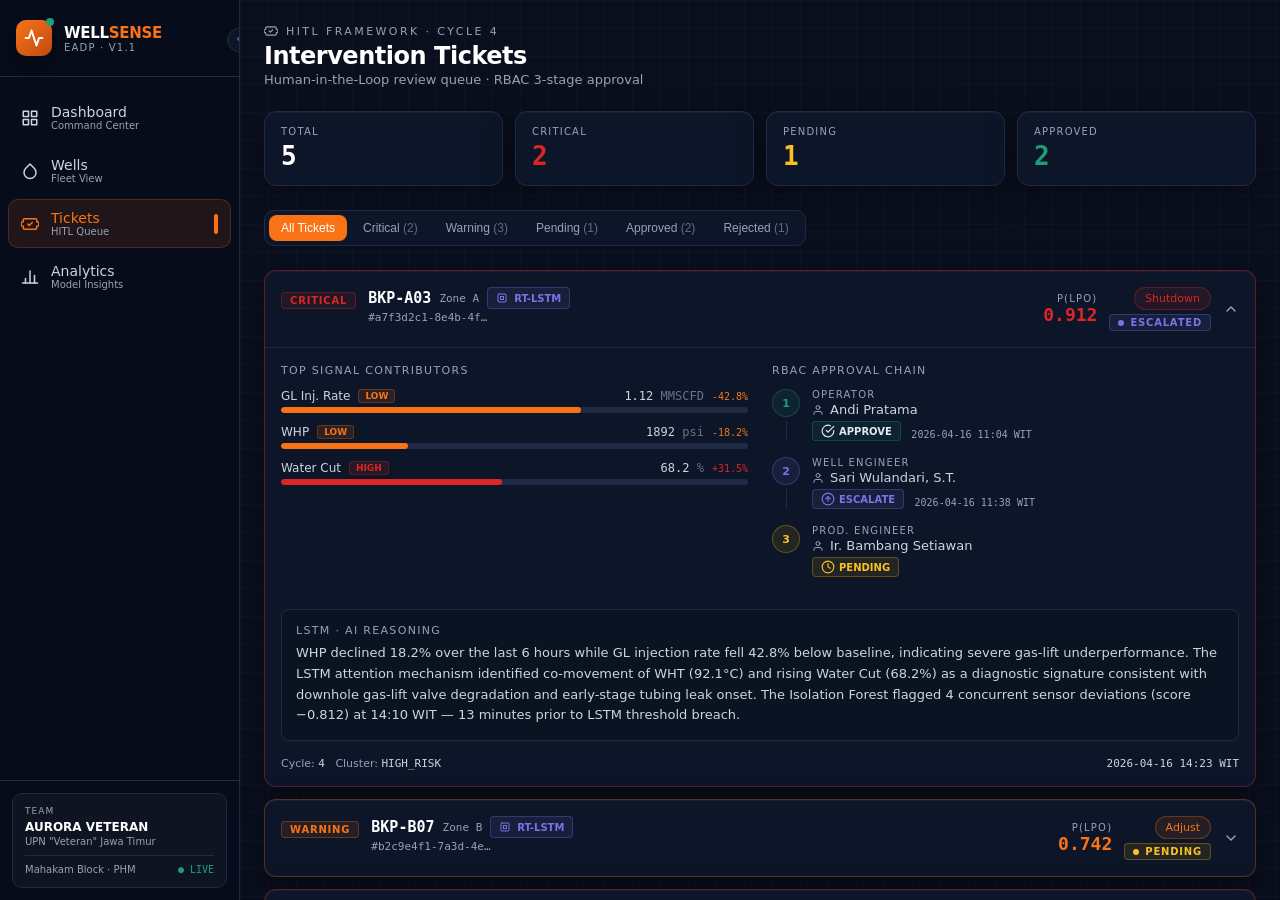
<file: tickets.html>
<!DOCTYPE html>
<html lang="en">
<head>
    <meta charset="UTF-8">
    <meta name="viewport" content="width=device-width, initial-scale=1.0">
    <title>WELLSENSE · Tickets</title>
    <link rel="stylesheet" href="css/style.css">
</head>
<body>
<div class="app-shell">
    <aside class="sidebar" id="sidebar"></aside>
    <main class="main-content">
        <div class="page space-y">

            <!-- Header -->
            <header class="page-header fade-up">
                <h1>Intervention Tickets</h1>
                <p>Human-in-the-Loop review queue · RBAC 3-stage approval</p>
            </header>

            <!-- Summary strip -->
            <div class="summary-strip delay-1" id="summaryStrip"></div>

            <!-- Filter tabs -->
            <div class="filter-bar delay-2" id="filterBar"></div>

            <!-- Ticket list -->
            <div id="ticketList" class="delay-3"></div>

        </div>
    </main>
</div>
<script src="js/app.js"></script>
<script>
let activeFilter = 'ALL';

function decisionStyle(d){
    const map={
        APPROVE:  {cls:'text-green bg-green/10 border-wsgreen/30', icon:ICONS.check,       color:'text-wsgreen bg-wsgreen/10 border-wsgreen/30'},
        REJECT:   {cls:'text-red',   icon:ICONS.xcircle,     color:'status-rejected'},
        ESCALATE: {cls:'text-purple',icon:ICONS.arrowupcircle,color:'status-escalated'},
        PENDING:  {cls:'text-yellow',icon:ICONS.clock,        color:'status-pending'},
    };
    return map[d]||map.PENDING;
}

function decisionBadgeStyle(d){
    if(d==='APPROVE')  return 'text-green;background:rgba(29,158,117,.1);border-color:rgba(29,158,117,.3)';
    if(d==='REJECT')   return 'color:#DC2626;background:rgba(220,38,38,.1);border-color:rgba(220,38,38,.3)';
    if(d==='ESCALATE') return 'color:#7B72E8;background:rgba(123,114,232,.1);border-color:rgba(123,114,232,.3)';
    return 'color:#FBBF24;background:rgba(234,179,8,.1);border-color:rgba(234,179,8,.3)';
}
function decisionNumStyle(d){
    if(d==='APPROVE')  return 'color:#1D9E75;background:rgba(29,158,117,.1);border-color:rgba(29,158,117,.3)';
    if(d==='REJECT')   return 'color:#DC2626;background:rgba(220,38,38,.1);border-color:rgba(220,38,38,.3)';
    if(d==='ESCALATE') return 'color:#7B72E8;background:rgba(123,114,232,.1);border-color:rgba(123,114,232,.3)';
    return 'color:#FBBF24;background:rgba(234,179,8,.1);border-color:rgba(234,179,8,.3)';
}
function decisionIcon(d){
    if(d==='APPROVE')  return ICONS.check;
    if(d==='REJECT')   return ICONS.xcircle;
    if(d==='ESCALATE') return ICONS.arrowupcircle;
    return ICONS.clock;
}

function buildTicketCard(t, idx){
    const sevCls = t.severity==='CRITICAL'?'t-critical':t.severity==='WARNING'?'t-warning':'';
    const plpoColor = severityColor(t.severity);
    const isOpen = t.severity==='CRITICAL';
    const srcCls = t.source==='RT_LSTM'?'source-lstm':'source-kmeans';
    const srcIcon = t.source==='RT_LSTM'?ICONS.cpu:ICONS.database;
    const srcLabel = t.source==='RT_LSTM'?'RT-LSTM':'BD K-Means';

    const contributors = t.topContributors.map(c=>{
        const flagColor = c.flag==='HIGH'?'#DC2626':c.flag==='LOW'?'#F97316':'#7B72E8';
        const barPct = Math.min(100, Math.abs(c.deviation)*1.5);
        const devCls = c.deviation>0?'dev-pos':'dev-neg';
        return `
        <div class="contrib-item">
            <div class="contrib-header">
                <div class="contrib-name-row">
                    <span style="font-weight:500;color:#CBD5E1">${c.name}</span>
                    <span class="flag-badge" style="color:${flagColor};background:${flagColor}20;border-color:${flagColor}40">${c.flag}</span>
                </div>
                <span class="contrib-val">${c.value} <span style="color:#64748B">${c.unit}</span><span class="${devCls}">${c.deviation>0?'+':''}${c.deviation.toFixed(1)}%</span></span>
            </div>
            <div class="bar-track"><div class="bar-fill" style="width:${barPct}%;background:${flagColor}"></div></div>
        </div>`;
    }).join('');

    const approvalChain = t.approvalChain.map((s,i)=>`
        <div class="approval-step">
            <div class="step-left">
                <div class="step-num" style="${decisionNumStyle(s.decision)}">${i+1}</div>
                ${i<2?'<div class="step-line"></div>':''}
            </div>
            <div class="step-right">
                <div class="step-role">${s.role}</div>
                <div class="step-name">${ICONS.user} ${s.name}</div>
                <div>
                    <span class="step-decision" style="${decisionBadgeStyle(s.decision)}">${decisionIcon(s.decision)}${s.decision}</span>
                    ${s.at?`<span class="step-at">${s.at}</span>`:''}
                </div>
            </div>
        </div>
    `).join('');

    return `
    <div class="card ticket-card ${sevCls}" id="tc-${idx}">
        <div class="ticket-header" onclick="toggleTicket(${idx})">
            <div class="ticket-left">
                <div class="mt-4">${severityBadge(t.severity)}</div>
                <div class="ticket-meta">
                    <div class="ticket-well-row">
                        <span class="ticket-well">${t.wellId}</span>
                        <span class="ticket-zone">Zone ${t.zone}</span>
                        <span class="source-badge ${srcCls}">${srcIcon}${srcLabel}</span>
                    </div>
                    <div class="ticket-id-str">#${t.ticketId.slice(0,16)}…</div>
                </div>
            </div>
            <div class="ticket-right">
                <div class="plpo-block">
                    <div class="plpo-label">P(LPO)</div>
                    <div class="plpo-value" style="color:${plpoColor}">${t.pLPO.toFixed(3)}</div>
                </div>
                <div class="ticket-right-badges">
                    ${recPill(t.recommendation)}
                    ${statusBadge(t.status)}
                </div>
                <button class="chevron-btn" id="chev-${idx}">${isOpen?ICONS.chevup:ICONS.chevdown}</button>
            </div>
        </div>
        <div class="ticket-body${isOpen?' open':''}" id="tb-${idx}">
            <div class="ticket-body-grid">
                <div>
                    <div class="section-label">Top Signal Contributors</div>
                    ${contributors}
                </div>
                <div>
                    <div class="section-label">RBAC Approval Chain</div>
                    ${approvalChain}
                </div>
            </div>
            <div class="reasoning-box">
                <div class="r-label">LSTM · AI Reasoning</div>
                <p>${t.reasoning}</p>
            </div>
            <div class="ticket-footer">
                <div>Cycle: <span>${t.cycleNumber}</span> &nbsp; Cluster: <span>${t.clusterLabel}</span></div>
                <span>${t.timestamp}</span>
            </div>
        </div>
    </div>`;
}

function toggleTicket(idx){
    const body = document.getElementById(`tb-${idx}`);
    const chev = document.getElementById(`chev-${idx}`);
    const open = body.classList.toggle('open');
    chev.innerHTML = open ? ICONS.chevup : ICONS.chevdown;
}

function getFilteredTickets(){
    if(activeFilter==='ALL') return TICKETS;
    if(['CRITICAL','WARNING','NORMAL'].includes(activeFilter)) return TICKETS.filter(t=>t.severity===activeFilter);
    return TICKETS.filter(t=>t.status===activeFilter);
}

function countFilter(val){
    if(val==='ALL') return TICKETS.length;
    if(['CRITICAL','WARNING','NORMAL'].includes(val)) return TICKETS.filter(t=>t.severity===val).length;
    return TICKETS.filter(t=>t.status===val).length;
}

function renderFilterBar(){
    const tabs=[
        {val:'ALL',label:'All Tickets'},
        {val:'CRITICAL',label:'Critical'},
        {val:'WARNING',label:'Warning'},
        {val:'PENDING',label:'Pending'},
        {val:'APPROVED',label:'Approved'},
        {val:'REJECTED',label:'Rejected'},
    ];
    document.getElementById('filterBar').innerHTML = tabs.map(t=>`
        <button class="filter-btn${activeFilter===t.val?' active':''}" onclick="setActiveFilter('${t.val}')">
            ${t.label}${t.val!=='ALL'?` <span style="opacity:.6">(${countFilter(t.val)})</span>`:''}
        </button>
    `).join('');
}

function setActiveFilter(val){
    activeFilter=val;
    renderFilterBar();
    renderTicketList();
}

function renderTicketList(){
    const list = getFilteredTickets();
    const container = document.getElementById('ticketList');
    if(list.length===0){
        container.innerHTML=`<div class="dashed-empty">No tickets match the selected filter.</div>`;
        return;
    }
    container.innerHTML = list.map((t,i)=>buildTicketCard(t,i)).join('');
}

document.addEventListener('DOMContentLoaded',()=>{
    initSidebar('tickets.html');

    // Header eyebrow
    const hdr = document.querySelector('.page-header');
    const h1 = hdr.querySelector('h1');
    const eyebrow = document.createElement('div');
    eyebrow.className='eyebrow';
    eyebrow.innerHTML=`${ICONS.ticket} HITL Framework · Cycle 4`;
    hdr.insertBefore(eyebrow, h1);

    // Summary strip
    const crit = TICKETS.filter(t=>t.severity==='CRITICAL').length;
    const pend = TICKETS.filter(t=>t.status==='PENDING').length;
    const appr = TICKETS.filter(t=>t.status==='APPROVED').length;
    document.getElementById('summaryStrip').innerHTML=[
        {label:'Total',   value:TICKETS.length, color:'text-white'},
        {label:'Critical',value:crit,            color:'text-red'},
        {label:'Pending', value:pend,            color:'text-yellow'},
        {label:'Approved',value:appr,            color:'text-green'},
    ].map(s=>`
        <div class="summary-card card">
            <div class="s-label">${s.label}</div>
            <div class="s-value ${s.color}">${s.value}</div>
        </div>
    `).join('');

    renderFilterBar();
    renderTicketList();
});
</script>
</body>
</html>
</file>
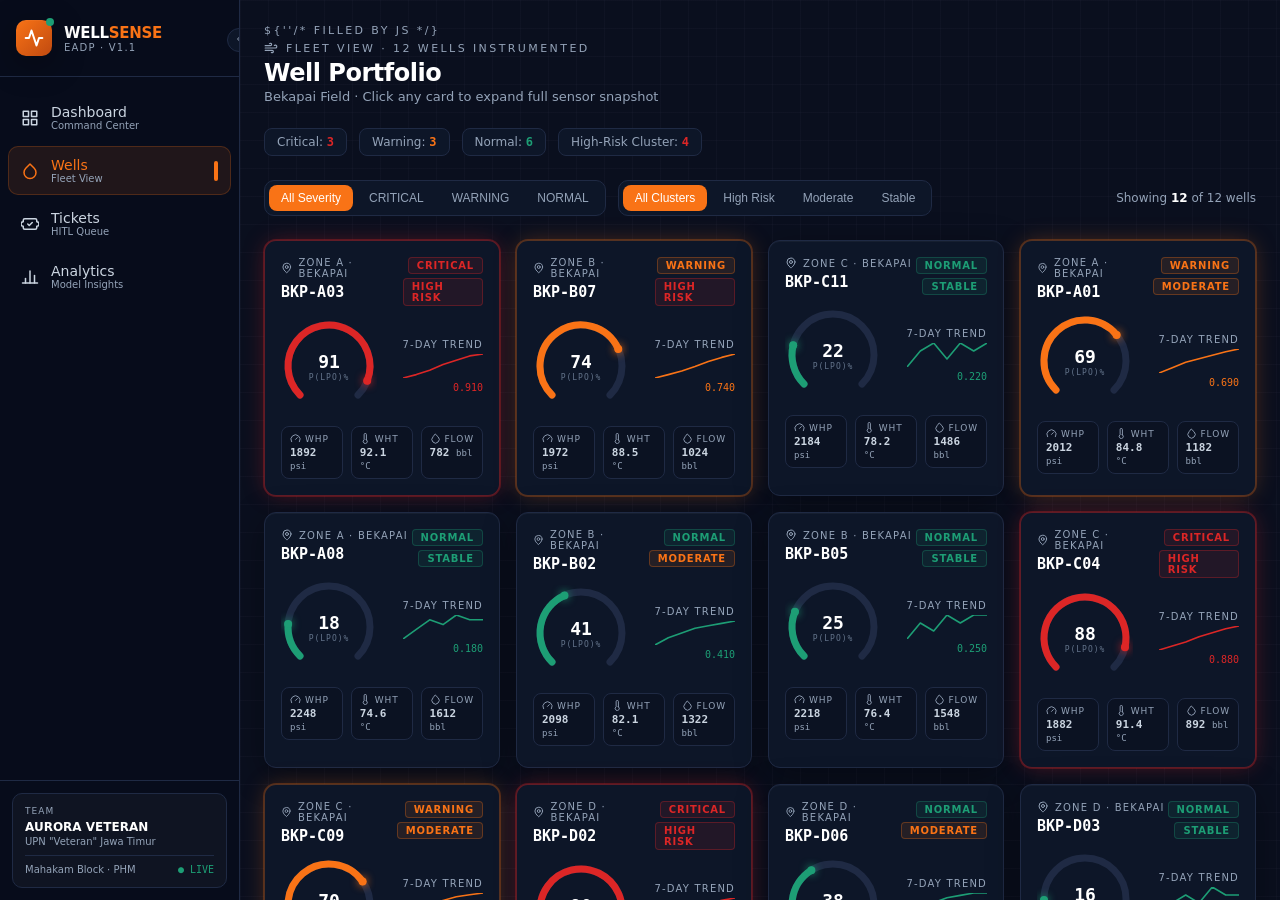
<file: wells.html>
<!DOCTYPE html>
<html lang="en">
<head>
    <meta charset="UTF-8">
    <meta name="viewport" content="width=device-width, initial-scale=1.0">
    <title>WELLSENSE · Wells</title>
    <link rel="stylesheet" href="css/style.css">
</head>
<body>
<div class="app-shell">
    <aside class="sidebar" id="sidebar"></aside>
    <main class="main-content">
        <div class="page space-y">

            <!-- Header -->
            <header class="page-header fade-up">
                <div class="eyebrow">${''/* filled by JS */}</div>
                <h1>Well Portfolio</h1>
                <p>Bekapai Field · Click any card to expand full sensor snapshot</p>
            </header>
            <div id="headerEyebrow" style="display:none"></div>

            <!-- Stats row -->
            <div class="stats-row delay-1" id="statsRow"></div>

            <!-- Filters -->
            <div class="flex" style="flex-wrap:wrap;gap:12px;align-items:center" id="filtersRow">
                <div class="filter-bar" id="sevFilter"></div>
                <div class="filter-bar" id="clusterFilter"></div>
                <div class="showing-count ml-auto" id="showingCount"></div>
            </div>

            <!-- Wells grid -->
            <div class="wells-grid delay-2" id="wellsGrid"></div>

        </div>
    </main>
</div>
<script src="js/app.js"></script>
<script>
let filterSev = 'ALL', filterCluster = 'ALL';

function renderWells(){
    const filtered = WELLS.filter(w=>
        (filterSev==='ALL'||w.severity===filterSev)&&
        (filterCluster==='ALL'||w.cluster===filterCluster)
    );
    document.getElementById('showingCount').innerHTML=`Showing <b>${filtered.length}</b> of ${WELLS.length} wells`;

    if(filtered.length===0){
        document.getElementById('wellsGrid').innerHTML=`<div class="dashed-empty" style="grid-column:1/-1">No wells match the selected filters.</div>`;
        return;
    }

    document.getElementById('wellsGrid').innerHTML = filtered.map(w=>{
        const color = severityColor(w.severity);
        const sevCls = w.severity==='CRITICAL'?'critical':w.severity==='WARNING'?'warning':'normal';
        return `
        <div class="well-card ${sevCls}" onclick="toggleExpand('${w.wellId}')">
            <div class="well-top">
                <div>
                    <div class="well-zone">${ICONS.mappin} Zone ${w.zone} · ${w.field}</div>
                    <div class="well-id">${w.wellId}</div>
                </div>
                <div class="well-badges">
                    ${severityBadge(w.severity)}
                    ${clusterBadge(w.cluster)}
                </div>
            </div>
            <div class="gauge-row">
                ${arcGaugeSVG(w.pLPO, 96)}
                <div class="sparkline-block">
                    <span class="spark-label">7-day trend</span>
                    ${sparklineSVG(w.trend, color)}
                    <span class="text-mono" style="font-size:10px;color:${color}">${w.trend[w.trend.length-1].toFixed(3)}</span>
                </div>
            </div>
            <div class="sensor-strip">
                <div class="sensor-mini">
                    <div class="sensor-mini-label">${ICONS.gauge} WHP</div>
                    <div class="sensor-mini-value">${w.sensors.whp} <span class="sensor-mini-unit">psi</span></div>
                </div>
                <div class="sensor-mini">
                    <div class="sensor-mini-label">${ICONS.thermometer} WHT</div>
                    <div class="sensor-mini-value">${w.sensors.wht} <span class="sensor-mini-unit">°C</span></div>
                </div>
                <div class="sensor-mini">
                    <div class="sensor-mini-label">${ICONS.droplets} Flow</div>
                    <div class="sensor-mini-value">${w.sensors.flow} <span class="sensor-mini-unit">bbl</span></div>
                </div>
            </div>
            <div class="well-expand" id="expand-${w.wellId}">
                <div class="expand-title">Full Sensor Snapshot</div>
                <div class="sensor-table">
                    ${Object.keys(SENSOR_LABELS).map(k=>`
                    <div class="sensor-row">
                        <span class="sensor-row-label">${SENSOR_LABELS[k]}</span>
                        <span class="sensor-row-val">${w.sensors[k]} <span style="color:#64748B;font-size:10px">${SENSOR_UNITS[k]}</span></span>
                    </div>`).join('')}
                </div>
                <div style="text-align:right;font-size:10px;color:#64748B;margin-top:6px">Updated: ${w.lastUpdate}</div>
            </div>
        </div>`;
    }).join('');
}

function toggleExpand(wellId){
    const el = document.getElementById(`expand-${wellId}`);
    if(el) el.classList.toggle('open');
}

function setFilter(type, val){
    if(type==='sev') filterSev=val;
    else filterCluster=val;
    renderFilters();
    renderWells();
}

function renderFilters(){
    const sevOptions=['ALL','CRITICAL','WARNING','NORMAL'];
    document.getElementById('sevFilter').innerHTML = sevOptions.map(s=>`
        <button class="filter-btn${filterSev===s?' active':''}" onclick="setFilter('sev','${s}')">${s==='ALL'?'All Severity':s}</button>
    `).join('');

    const clOptions=[['ALL','All Clusters'],['HIGH_RISK','High Risk'],['MODERATE','Moderate'],['STABLE','Stable']];
    document.getElementById('clusterFilter').innerHTML = clOptions.map(([v,l])=>`
        <button class="filter-btn${filterCluster===v?' active':''}" onclick="setFilter('cluster','${v}')">${l}</button>
    `).join('');
}

document.addEventListener('DOMContentLoaded',()=>{
    initSidebar('wells.html');

    // Header eyebrow (done via direct DOM since JS fills it)
    document.querySelector('.page-header .eyebrow') || (() => {})();
    const hdr = document.querySelector('.page-header');
    const eyebrow = hdr.querySelector('h1');
    const div = document.createElement('div');
    div.className='eyebrow';
    div.innerHTML=`${ICONS.wind} Fleet View · ${WELLS.length} Wells Instrumented`;
    hdr.insertBefore(div, eyebrow);

    // Stats
    const critical = WELLS.filter(w=>w.severity==='CRITICAL').length;
    const warning  = WELLS.filter(w=>w.severity==='WARNING').length;
    const normal   = WELLS.filter(w=>w.severity==='NORMAL').length;
    const highRisk = WELLS.filter(w=>w.cluster==='HIGH_RISK').length;
    document.getElementById('statsRow').innerHTML=[
        {label:'Critical',value:critical,color:'text-red'},
        {label:'Warning', value:warning, color:'text-orange'},
        {label:'Normal',  value:normal,  color:'text-green'},
        {label:'High-Risk Cluster',value:highRisk,color:'text-red'},
    ].map(s=>`<div class="stat-pill"><span class="text-muted">${s.label}: </span><b class="${s.color} text-mono">${s.value}</b></div>`).join('');

    renderFilters();
    renderWells();
});
</script>
</body>
</html>
</file>
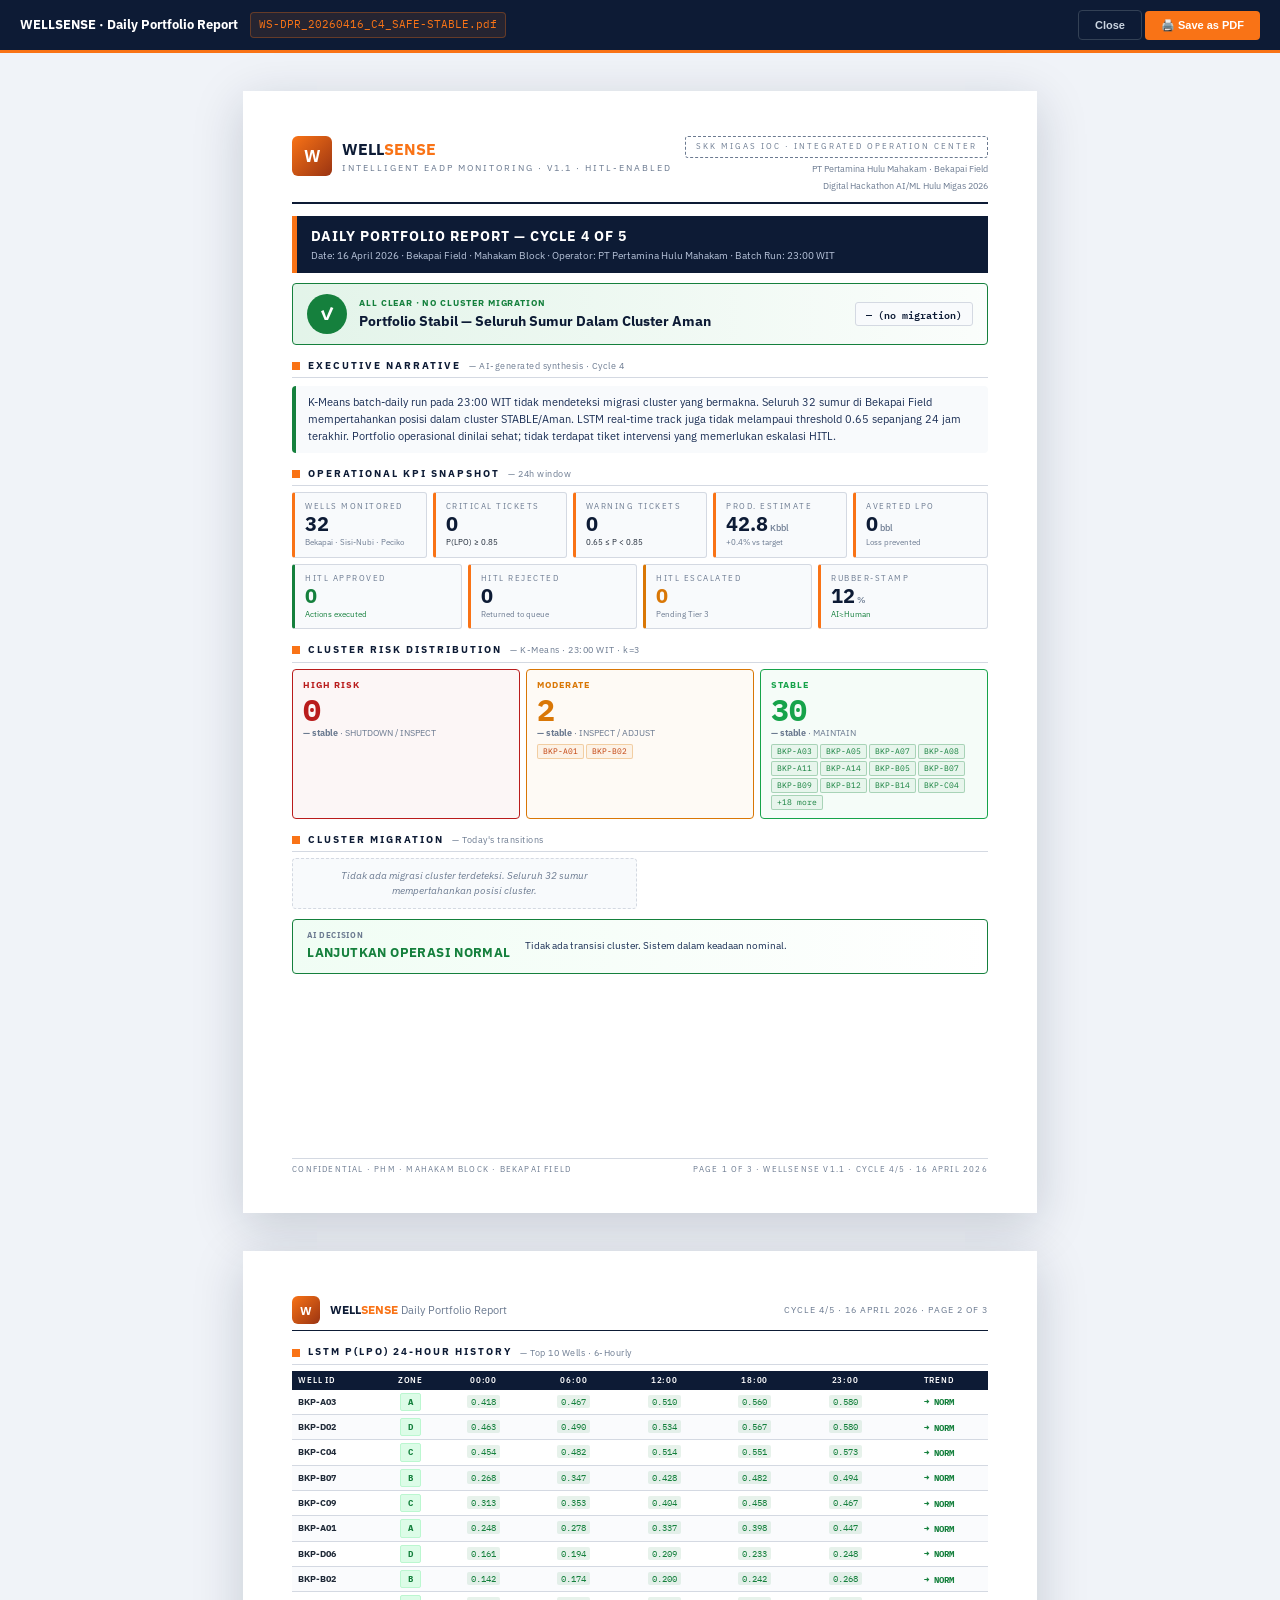
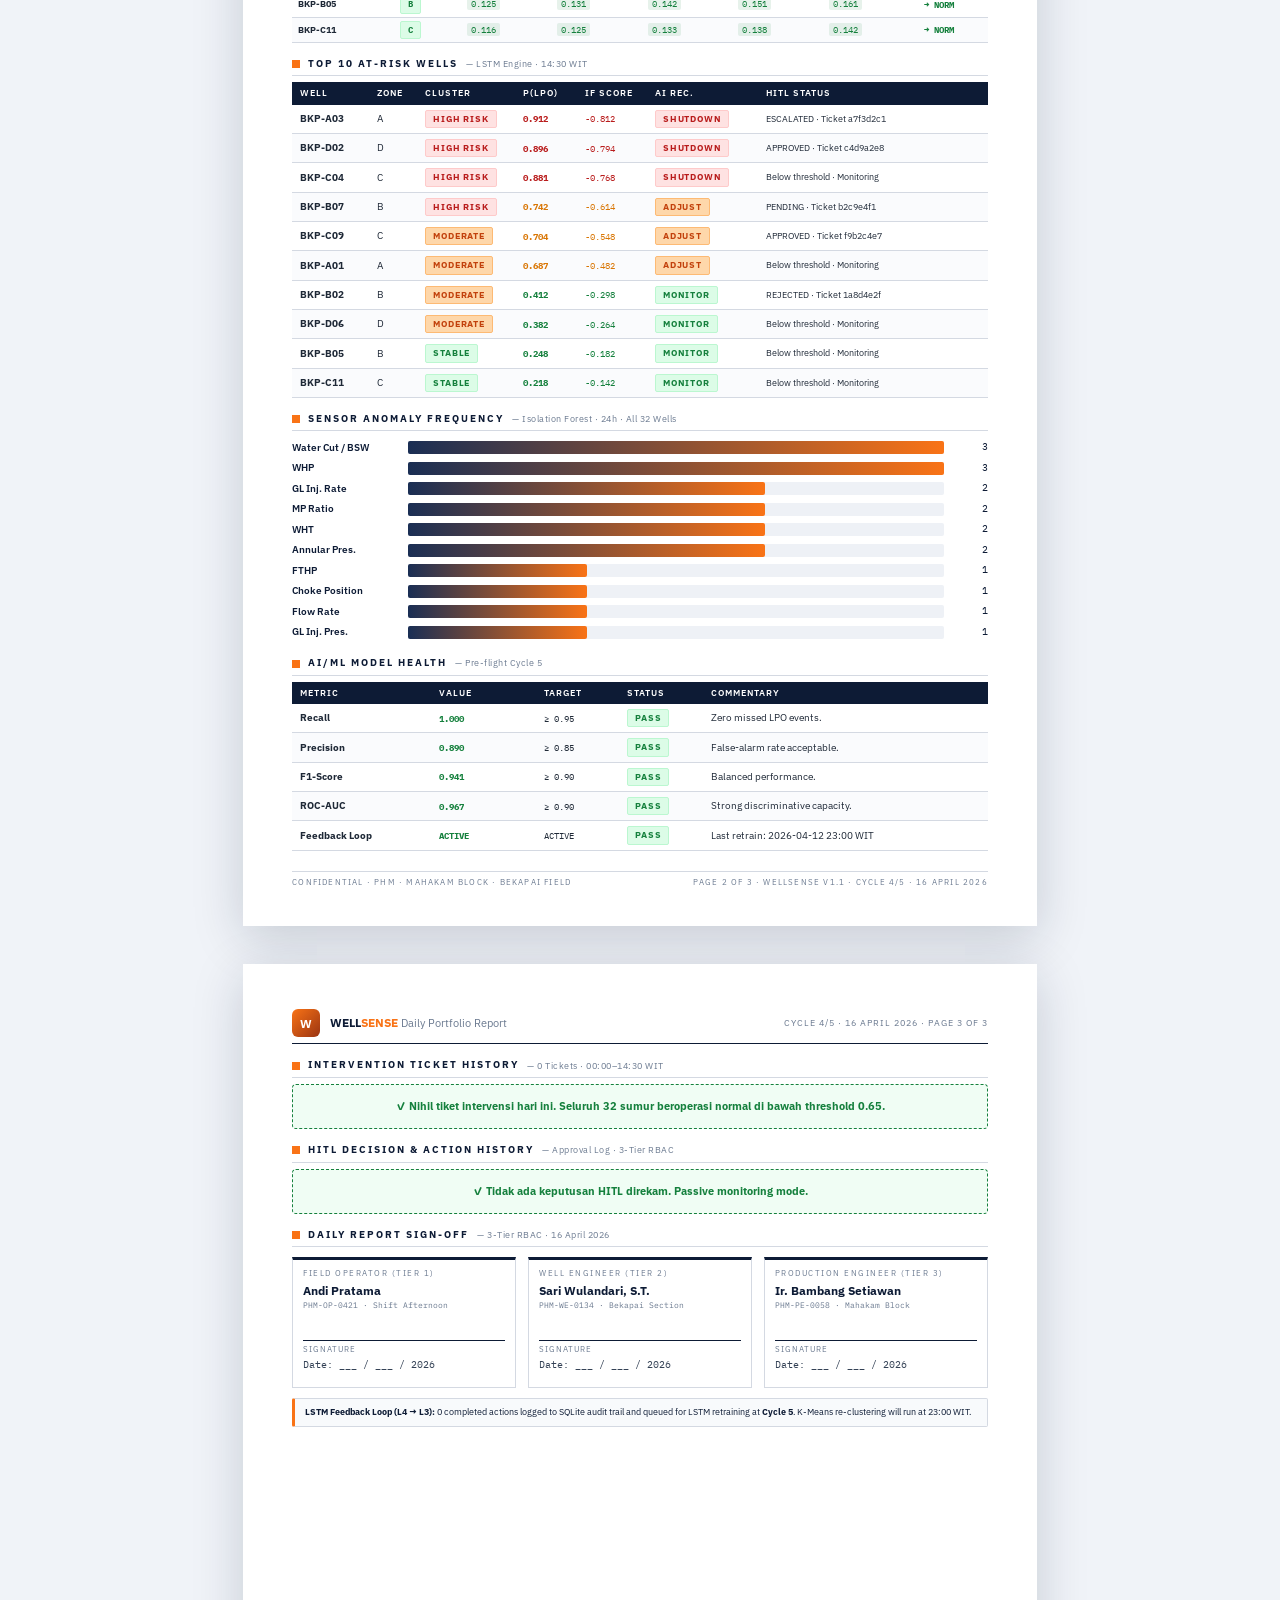
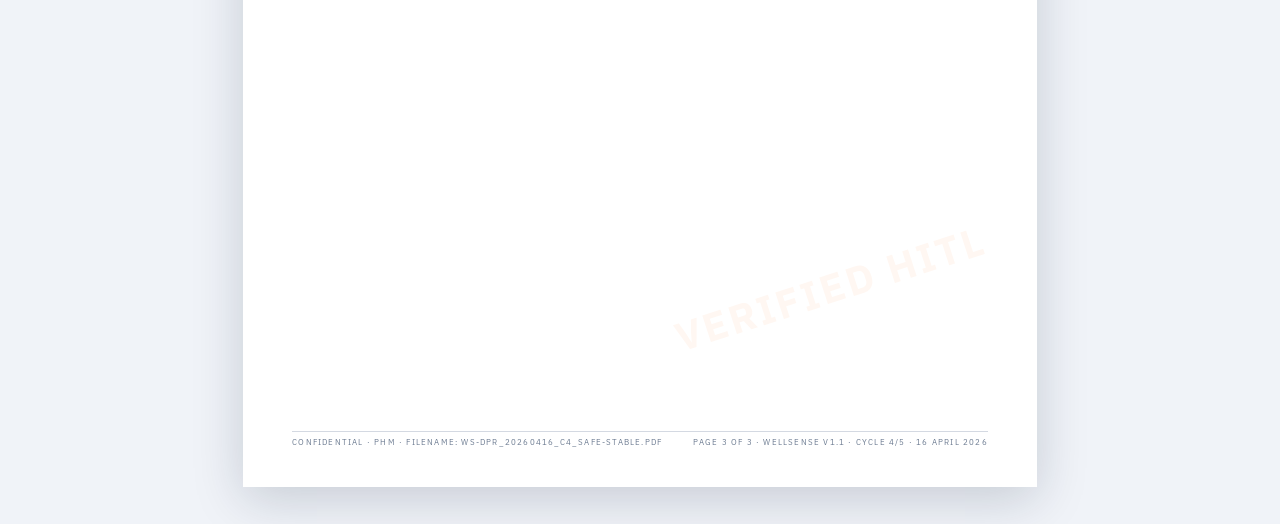
<file: print/daily_portfolio.html>
<!DOCTYPE html>
<html lang="en">
<head>
<meta charset="UTF-8" />
<title>WELLSENSE — Daily Portfolio Report</title>
<meta name="viewport" content="width=device-width, initial-scale=1" />
<style>
@import url('https://fonts.googleapis.com/css2?family=IBM+Plex+Mono:wght@400;600;700&family=IBM+Plex+Sans:wght@400;500;600;700;800&display=swap');
:root{--navy:#0D1B35;--navy2:#1A2E54;--navy3:#243B6A;--orange:#F97316;--orange2:#EA580C;--muted:#6B7A90;--line:#D4D9E2;--red:#B91C1C;--red2:#DC2626;--amber:#C2410C;--amber2:#D97706;--green:#15803D;--green2:#16A34A;--blue:#1D4ED8;--bg:#F0F3F8;--mono:'IBM Plex Mono','Consolas',monospace;--sans:'IBM Plex Sans','Segoe UI',sans-serif;}
*{box-sizing:border-box}html,body{margin:0;padding:0;background:var(--bg);font-family:var(--sans);color:#1F2937;font-size:10.5px;line-height:1.45}
.toolbar{position:sticky;top:0;z-index:100;display:flex;justify-content:space-between;align-items:center;padding:10px 20px;background:#0D1B35;color:#fff;border-bottom:3px solid var(--orange)}.toolbar .tb-left{display:flex;align-items:center;gap:12px}.toolbar .tb-title{font-weight:700;font-size:13px}.toolbar .tb-fn{font-family:var(--mono);font-size:10.5px;color:#F97316;padding:4px 8px;background:rgba(249,115,22,0.1);border:1px solid rgba(249,115,22,0.3);border-radius:4px}.toolbar button{padding:8px 16px;background:var(--orange);color:#fff;border:none;border-radius:4px;font-weight:700;font-size:11px;cursor:pointer}.toolbar button.secondary{background:transparent;border:1px solid #334155;color:#CBD5E1}.toolbar button:hover{opacity:0.9}
.page{width:210mm;min-height:297mm;margin:10mm auto;padding:12mm 13mm 20mm 13mm;background:#fff;box-shadow:0 12px 48px rgba(13,27,53,0.18);position:relative;page-break-after:always}
.hdr{display:flex;justify-content:space-between;align-items:flex-start;padding-bottom:10px;border-bottom:2.5px solid var(--navy)}.brand{display:flex;align-items:center;gap:10px}.logo{width:40px;height:40px;border-radius:6px;background:linear-gradient(135deg,var(--orange),#9A3412);color:#fff;display:grid;place-items:center;font-weight:900;font-size:17px}.wordmark{font-size:16px;font-weight:800;color:var(--navy)}.wordmark span{color:var(--orange)}.sub{font-size:8.5px;color:var(--muted);text-transform:uppercase;letter-spacing:2px;margin-top:1px}.ioc-area{text-align:right}.ioc-badge{display:inline-block;padding:4px 10px;border:1px dashed var(--muted);color:var(--muted);font-size:8px;text-transform:uppercase;letter-spacing:2px;border-radius:3px}.ioc-meta{font-size:9px;color:var(--muted);margin-top:4px}
.hdr-compact{display:flex;align-items:center;gap:10px;padding-bottom:6px;border-bottom:1.5px solid var(--navy);margin-bottom:10px}.hdr-compact .wm{font-size:12px;font-weight:800;color:var(--navy)}.hdr-compact .wm span{color:var(--orange)}.hdr-compact .hc-meta{font-size:8.5px;color:var(--muted);margin-left:auto;text-transform:uppercase;letter-spacing:1px}
.title-band{margin-top:12px;padding:10px 14px;background:var(--navy);color:#fff;border-left:5px solid var(--orange)}.title-band h1{margin:0;font-size:14px;letter-spacing:1px;font-weight:700;text-transform:uppercase}.title-band .meta{margin-top:3px;font-size:9.5px;color:#B8C4DA}
.status-ribbon{display:flex;align-items:center;gap:12px;padding:10px 14px;border-radius:4px;margin:10px 0;border:1.5px solid}.status-ribbon.green{background:linear-gradient(90deg,rgba(22,163,74,0.12),rgba(22,163,74,0.02));border-color:var(--green)}.status-ribbon.amber{background:linear-gradient(90deg,rgba(217,119,6,0.12),rgba(217,119,6,0.02));border-color:var(--amber2)}.status-ribbon.red{background:linear-gradient(90deg,rgba(220,38,38,0.12),rgba(220,38,38,0.02));border-color:var(--red2)}.sr-icon{width:40px;height:40px;border-radius:50%;display:grid;place-items:center;color:#fff;font-size:18px;font-weight:800}.status-ribbon.green .sr-icon{background:var(--green)}.status-ribbon.amber .sr-icon{background:var(--amber2)}.status-ribbon.red .sr-icon{background:var(--red)}.sr-content{flex:1}.sr-label{font-size:8.5px;font-weight:700;letter-spacing:.1em;text-transform:uppercase}.status-ribbon.green .sr-label{color:var(--green)}.status-ribbon.amber .sr-label{color:var(--amber2)}.status-ribbon.red .sr-label{color:var(--red)}.sr-title{font-size:14px;font-weight:800;color:var(--navy);margin-top:2px}.sr-transition{font-family:var(--mono);font-size:10px;padding:4px 10px;border-radius:3px;background:#F8FAFC;border:1px solid var(--line);color:var(--navy);font-weight:600}
h2{margin:14px 0 6px 0;font-size:10px;font-weight:700;text-transform:uppercase;letter-spacing:2px;color:var(--navy);padding-bottom:4px;border-bottom:1px solid var(--line);display:flex;align-items:center;gap:8px}h2::before{content:"";width:8px;height:8px;background:var(--orange);display:inline-block;flex-shrink:0}h2 .h2sub{font-weight:400;color:var(--muted);font-size:8.5px;letter-spacing:0.5px;text-transform:none}
.kpi-grid{display:grid;grid-template-columns:repeat(5,1fr);gap:6px;margin-bottom:6px}.kpi-grid.row2{grid-template-columns:repeat(4,1fr)}.kpi{background:#F8FAFC;border:1px solid var(--line);padding:8px 10px;border-radius:3px;border-left:3px solid var(--orange)}.kpi .k{font-size:7.5px;color:var(--muted);text-transform:uppercase;letter-spacing:1.5px}.kpi .v{font-size:20px;font-weight:700;color:var(--navy);margin-top:2px;font-variant-numeric:tabular-nums;line-height:1}.kpi .u{font-size:9px;color:var(--muted);font-weight:500;margin-left:2px}.kpi .delta{font-size:8px;margin-top:3px}.kpi.red{border-left-color:var(--red)}.kpi.red .v{color:var(--red)}.kpi.green{border-left-color:var(--green)}.kpi.green .v{color:var(--green)}.kpi.amber{border-left-color:var(--amber2)}.kpi.amber .v{color:var(--amber2)}
.exec-narrative{padding:8px 12px;border-radius:4px;margin-top:8px;border-left:4px solid;font-size:10.5px;line-height:1.6;color:var(--navy2);background:#F8FAFC}.exec-narrative.green{border-left-color:var(--green)}.exec-narrative.amber{border-left-color:var(--amber2)}.exec-narrative.red{border-left-color:var(--red)}
table.wt{width:100%;border-collapse:collapse;font-size:9.5px;margin-top:4px}table.wt th{background:var(--navy);color:#fff;padding:5px 8px;text-align:left;font-size:8.5px;font-weight:600;text-transform:uppercase;letter-spacing:1px}table.wt td{padding:5px 8px;border-bottom:1px solid var(--line);vertical-align:middle}table.wt tr:nth-child(even) td{background:#FAFBFD}.mono{font-family:var(--mono);font-size:9px}
.pill{display:inline-block;padding:2px 7px;border-radius:2px;font-size:8.5px;font-weight:700;text-transform:uppercase;letter-spacing:0.8px}.pill.red{background:#FEE2E2;color:var(--red);border:.5px solid #FECACA}.pill.amber{background:#FED7AA;color:var(--amber);border:.5px solid #FDBA74}.pill.green{background:#DCFCE7;color:var(--green);border:.5px solid #BBF7D0}.pill.navy{background:#EEF1F6;color:var(--navy);border:.5px solid #CBD5E1}.pill.blue{background:#DBEAFE;color:var(--blue);border:.5px solid #BFDBFE}
.arrow.up{color:var(--red);font-weight:700}.arrow.flat{color:var(--muted);font-weight:700}.arrow.down{color:var(--green);font-weight:700}
.cluster-visual{display:grid;grid-template-columns:repeat(3,1fr);gap:6px;margin-top:6px}.cv-card{border-radius:4px;padding:8px 10px;border:1.5px solid}.cv-card.red{border-color:var(--red);background:rgba(185,28,28,0.04)}.cv-card.amber{border-color:var(--amber2);background:rgba(217,119,6,0.04)}.cv-card.green{border-color:var(--green2);background:rgba(22,163,74,0.04)}.cv-title{font-size:9px;font-weight:700;text-transform:uppercase;letter-spacing:1px;margin-bottom:4px}.cv-card.red .cv-title{color:var(--red)}.cv-card.amber .cv-title{color:var(--amber2)}.cv-card.green .cv-title{color:var(--green2)}.cv-count{font-size:30px;font-weight:900;line-height:1;font-family:var(--mono)}.cv-card.red .cv-count{color:var(--red)}.cv-card.amber .cv-count{color:var(--amber2)}.cv-card.green .cv-count{color:var(--green2)}.cv-sub{font-size:8.5px;color:var(--muted);margin-top:2px}.cv-wells{margin-top:5px;display:flex;flex-wrap:wrap;gap:2px}.cv-well{font-family:var(--mono);font-size:7.5px;padding:1px 5px;border-radius:2px;border:.5px solid}.cv-card.red .cv-well{border-color:rgba(185,28,28,0.3);background:rgba(185,28,28,0.06);color:var(--red)}.cv-card.amber .cv-well{border-color:rgba(217,119,6,0.3);background:rgba(217,119,6,0.06);color:var(--amber)}.cv-card.green .cv-well{border-color:rgba(21,128,61,0.3);background:rgba(21,128,61,0.06);color:var(--green)}
.mig-grid{display:grid;grid-template-columns:repeat(2,1fr);gap:6px;margin-top:4px}.mig-card{padding:7px 10px;border:1.5px solid;border-radius:4px;display:grid;grid-template-columns:auto 1fr auto;gap:8px;align-items:center}.mig-card.red{border-color:var(--red2);background:#FEF2F2}.mig-card.amber{border-color:var(--amber2);background:#FFFBEB}.mig-well{font-size:14px;font-weight:800;color:var(--navy);font-family:var(--mono)}.mig-transition{font-size:9.5px;color:var(--navy2);display:flex;align-items:center;gap:4px}.mig-feature{font-size:8.5px;color:var(--muted);margin-top:2px;font-family:var(--mono)}.mig-plpo{font-size:18px;font-weight:800;font-family:var(--mono)}.mig-card.red .mig-plpo{color:var(--red)}.mig-card.amber .mig-plpo{color:var(--amber2)}
table.lstm-hist{width:100%;border-collapse:collapse;font-size:8.5px;margin-top:4px}table.lstm-hist th{background:var(--navy);color:#fff;padding:4px 6px;text-align:center;font-size:7.5px;font-weight:600;text-transform:uppercase;letter-spacing:0.8px}table.lstm-hist th:first-child{text-align:left}table.lstm-hist td{padding:3px 6px;border-bottom:1px solid var(--line);text-align:center;font-family:var(--mono);font-size:8.5px}table.lstm-hist td:first-child{text-align:left;font-family:var(--sans);font-weight:600}table.lstm-hist tr:nth-child(even) td{background:#FAFBFD}.lh-crit{background:rgba(185,28,28,0.12);color:var(--red);font-weight:700;border-radius:2px;padding:1px 4px}.lh-warn{background:rgba(217,119,6,0.12);color:var(--amber);font-weight:700;border-radius:2px;padding:1px 4px}.lh-norm{background:rgba(21,128,61,0.10);color:var(--green);border-radius:2px;padding:1px 4px}
.bars .row{display:grid;grid-template-columns:108px 1fr 36px;align-items:center;gap:8px;padding:3px 0}.bars .lbl{font-size:9.5px;color:var(--navy);font-weight:600}.bars .track{height:13px;background:#EEF1F6;border-radius:2px;position:relative}.bars .fill{position:absolute;inset:0 auto 0 0;border-radius:2px;background:linear-gradient(90deg,var(--navy2),var(--orange))}.bars .count{font-family:var(--mono);font-size:10px;color:var(--navy);text-align:right}
table.ticket-hist{width:100%;border-collapse:collapse;font-size:8.5px;margin-top:4px}table.ticket-hist th{background:var(--navy);color:#fff;padding:5px 7px;text-align:left;font-size:8px;font-weight:600;text-transform:uppercase;letter-spacing:0.8px}table.ticket-hist td{padding:4.5px 7px;border-bottom:1px solid var(--line);vertical-align:middle}table.ticket-hist tr:nth-child(even) td{background:#FAFBFD}
table.action-hist{width:100%;border-collapse:collapse;font-size:8.5px;margin-top:4px}table.action-hist th{background:var(--navy2);color:#fff;padding:4px 7px;text-align:left;font-size:7.5px;font-weight:600;text-transform:uppercase;letter-spacing:0.8px}table.action-hist td{padding:4px 7px;border-bottom:1px solid var(--line);vertical-align:middle}table.action-hist tr:nth-child(even) td{background:#FAFBFD}
.signoff{display:grid;grid-template-columns:repeat(3,1fr);gap:12px;margin-top:10px}.sig{border:1px solid var(--line);border-top:3px solid var(--navy);padding:8px 10px 16px 10px}.sig .role{font-size:8px;color:var(--muted);text-transform:uppercase;letter-spacing:1.5px;margin-bottom:2px}.sig .name{font-size:12px;font-weight:700;color:var(--navy)}.sig .nik{font-size:8px;color:var(--muted);font-family:var(--mono);margin-top:1px}.sig .line{margin-top:28px;border-top:1px solid var(--navy);padding-top:3px;font-size:8px;color:var(--muted);text-transform:uppercase;letter-spacing:1px}.sig .date{font-size:9.5px;color:#334155;margin-top:2px;font-family:var(--mono)}
.watermark{position:absolute;right:12mm;bottom:45mm;transform:rotate(-18deg);font-size:40px;font-weight:900;color:rgba(249,115,22,0.055);letter-spacing:3px;text-transform:uppercase;pointer-events:none;user-select:none}
footer{position:absolute;left:13mm;right:13mm;bottom:10mm;padding-top:5px;border-top:1px solid var(--line);display:flex;justify-content:space-between;font-size:8px;color:var(--muted);text-transform:uppercase;letter-spacing:1.2px}
.feedback-note{margin-top:10px;padding:7px 10px;background:#F8FAFC;border:1px solid var(--line);border-left:3px solid var(--orange);border-radius:2px;font-size:8.5px;color:var(--navy)}
.recommendation{margin-top:10px;padding:10px 14px;border-radius:4px;display:flex;align-items:center;gap:14px;border:1.5px solid}.recommendation.green{background:linear-gradient(90deg,#F0FDF4,#fff);border-color:var(--green)}.recommendation.amber{background:linear-gradient(90deg,#FFFBEB,#fff);border-color:var(--amber2)}.recommendation.red{background:linear-gradient(90deg,#FEF2F2,#fff);border-color:var(--red)}.rec-label{font-size:8px;font-weight:700;letter-spacing:.08em;text-transform:uppercase;color:var(--muted)}.rec-action{font-size:13px;font-weight:800;letter-spacing:.03em;margin-top:2px}.recommendation.green .rec-action{color:var(--green)}.recommendation.amber .rec-action{color:var(--amber2)}.recommendation.red .rec-action{color:var(--red)}
@page{size:A4;margin:0}@media print{.toolbar{display:none!important}html,body{background:#fff}.page{margin:0;box-shadow:none}.watermark{color:rgba(249,115,22,0.04)}}
</style>
</head>
<body>
<div class="toolbar"><div class="tb-left"><div class="tb-title">WELLSENSE · Daily Portfolio Report</div><div class="tb-fn" id="tbFn">—</div></div><div><button class="secondary" onclick="window.close()">Close</button> <button onclick="window.print()">🖨️ Save as PDF</button></div></div>
<div id="portfolioCanvas"></div>
<script src="../js/app.js"></script>
<script>
(function(){
var params=new URLSearchParams(window.location.search),caseNum=parseInt(params.get('case')||'3',10),auto=params.get('autoprint')==='1';
var S=DAILY_SCENARIOS['case'+caseNum]||DAILY_SCENARIOS.case3;
var fn=buildPortfolioFilename(S.code,KPI.currentCycle,'20260416');
document.getElementById('tbFn').textContent=fn;document.title=fn.replace('.pdf','');
var CC=S.bannerColor,ribbonIcon=CC==='green'?'✓':CC==='amber'?'!':'✕';
var transText=S.transition==='NONE'?'— (no migration)':S.transition;
var cd=S.clusterDist,total=cd.stable+cd.moderate+cd.highRisk;
var FLEET=["BKP-A01","BKP-A03","BKP-A05","BKP-A07","BKP-A08","BKP-A11","BKP-A14","BKP-B02","BKP-B05","BKP-B07","BKP-B09","BKP-B12","BKP-B14","BKP-C04","BKP-C06","BKP-C08","BKP-C09","BKP-C11","BKP-C12","BKP-C15","BKP-D02","BKP-D03","BKP-D05","BKP-D06","BKP-D07","BKP-D09","BKP-D11","BKP-E01","BKP-E03","BKP-E05","BKP-E08","BKP-E10"];
var migSet=new Set(S.migrations.map(function(m){return m.wellId}));
var hrW=FLEET.filter(function(w){var f=WELLS.find(function(x){return x.wellId===w&&x.cluster==='HIGH_RISK'});return f||migSet.has(w)}).slice(0,cd.highRisk);
var modW=FLEET.filter(function(w){return !hrW.includes(w)&&(WELLS.find(function(x){return x.wellId===w&&x.cluster==='MODERATE'})||migSet.has(w))}).slice(0,cd.moderate);
var stW=FLEET.filter(function(w){return !hrW.includes(w)&&!modW.includes(w)}).slice(0,cd.stable);
function cvTags(wells){return wells.map(function(w){return '<span class="cv-well">'+w+'</span>'}).join('')}
function trendRow(cl){var mIn=S.migrations.filter(function(m){return m.to===cl}).length,mOut=S.migrations.filter(function(m){return m.from===cl}).length,net=mIn-mOut;if(net>0)return '<span class="arrow up">↑ +'+net+' wells</span>';if(net<0)return '<span class="arrow down">↓ '+net+' wells</span>';return '<span class="arrow flat">— stable</span>'}

var LSTM_BASE=[{w:"BKP-A03",z:"A",h:[0.643,0.718,0.784,0.862,0.912],tr:"↑ CRIT",tc:"red"},{w:"BKP-D02",z:"D",h:[0.712,0.754,0.821,0.873,0.896],tr:"↑ CRIT",tc:"red"},{w:"BKP-C04",z:"C",h:[0.698,0.741,0.791,0.848,0.881],tr:"↑ CRIT",tc:"red"},{w:"BKP-B07",z:"B",h:[0.412,0.534,0.658,0.742,0.760],tr:"↑ WARN",tc:"amber"},{w:"BKP-C09",z:"C",h:[0.481,0.543,0.621,0.704,0.718],tr:"↑ WARN",tc:"amber"},{w:"BKP-A01",z:"A",h:[0.382,0.428,0.518,0.612,0.687],tr:"↑ WARN",tc:"amber"},{w:"BKP-D06",z:"D",h:[0.248,0.298,0.322,0.358,0.382],tr:"→ NORM",tc:"green"},{w:"BKP-B02",z:"B",h:[0.218,0.268,0.308,0.372,0.412],tr:"↑ MOD",tc:"amber"},{w:"BKP-B05",z:"B",h:[0.192,0.202,0.218,0.232,0.248],tr:"→ NORM",tc:"green"},{w:"BKP-C11",z:"C",h:[0.178,0.192,0.204,0.212,0.218],tr:"→ NORM",tc:"green"}];
var lstmData=LSTM_BASE.map(function(r){if(caseNum===3)return{w:r.w,z:r.z,h:r.h.map(function(v){return Math.min(0.58,v*0.65)}),tr:"→ NORM",tc:"green"};return r});
function lhC(v){return v>=0.85?'lh-crit':v>=0.65?'lh-warn':'lh-norm'}

var SA_BASE=[{n:"Water Cut / BSW",c:22},{n:"WHP",c:18},{n:"GL Inj. Rate",c:16},{n:"MP Ratio",c:14},{n:"WHT",c:12},{n:"Annular Pres.",c:10},{n:"FTHP",c:8},{n:"Choke Position",c:6},{n:"Flow Rate",c:5},{n:"GL Inj. Pres.",c:4}];
var aScale=caseNum===3?0.15:caseNum===4?0.5:caseNum===5?1.0:0.85;
var sData=SA_BASE.map(function(s){return{n:s.n,c:Math.max(1,Math.round(s.c*aScale))}});
var maxA=Math.max.apply(null,sData.map(function(s){return s.c}));

var TH=[{id:"INT-2026-A03-001",w:"BKP-A03",sv:"CRIT",p:0.912,src:"LSTM+IF",rec:"SHUTDOWN",st:"PENDING",t:"14:23",nt:"Tier 1 signed · Tier 2 review in progress"},{id:"INT-2026-D02-002",w:"BKP-D02",sv:"CRIT",p:0.896,src:"LSTM+IF",rec:"SHUTDOWN",st:"PENDING",t:"13:47",nt:"Full approval chain pending — water breakthrough"},{id:"INT-2026-C04-003",w:"BKP-C04",sv:"CRIT",p:0.881,src:"LSTM",rec:"INSPECT",st:"ESCALATED",t:"11:12",nt:"Escalated Tier 3 · Casing integrity crew requested"},{id:"INT-2026-B07-004",w:"BKP-B07",sv:"WARN",p:0.742,src:"LSTM+IF",rec:"ADJUST",st:"APPROVED",t:"12:02",nt:"Choke to 48% scheduled 17:00 · All tiers signed"},{id:"INT-2026-C09-005",w:"BKP-C09",sv:"WARN",p:0.704,src:"LSTM",rec:"ADJUST",st:"APPROVED",t:"09:34",nt:"Slug-flow mitigation applied 11:45 WIT"},{id:"INT-2026-A01-006",w:"BKP-A01",sv:"WARN",p:0.687,src:"LSTM+IF",rec:"ADJUST",st:"PENDING",t:"10:58",nt:"Tier 1 signed · Tier 2 pending"},{id:"INT-2026-D06-007",w:"BKP-D06",sv:"WARN",p:0.652,src:"LSTM",rec:"ADJUST",st:"APPROVED",t:"08:21",nt:"GL pressure adjusted · FTHP monitoring"},{id:"INT-2026-B02-008",w:"BKP-B02",sv:"WARN",p:0.612,src:"K-Means",rec:"INSPECT",st:"REJECTED",t:"06:44",nt:"Rejected — routine fluctuation"},{id:"INT-2026-C12-009",w:"BKP-C12",sv:"WARN",p:0.672,src:"LSTM",rec:"INSPECT",st:"ESCALATED",t:"07:15",nt:"Wireline inspection next cycle"},{id:"INT-2026-A03-010",w:"BKP-A03",sv:"WARN",p:0.671,src:"LSTM",rec:"ADJUST",st:"APPROVED",t:"04:11",nt:"Choke adjusted · Precursor to #001"},{id:"INT-2026-D02-011",w:"BKP-D02",sv:"WARN",p:0.658,src:"IF Only",rec:"ADJUST",st:"APPROVED",t:"02:38",nt:"GL manifold check · Cleared by 04:00"},{id:"INT-2026-C04-012",w:"BKP-C04",sv:"WARN",p:0.651,src:"LSTM",rec:"INSPECT",st:"ESCALATED",t:"01:05",nt:"Overnight escalation · Shift handover briefed"}];
var tSlice=caseNum===3?0:caseNum===4?4:12;

var AL=[{t:"01:05",r:"C04-012",w:"BKP-C04",a:"Rudi H.",ti:"T1",d:"ESCALATE",dc:"blue",n:"Escalated overnight — casing pressure signature"},{t:"02:38",r:"D02-011",w:"BKP-D02",a:"Andi P.",ti:"T1",d:"APPROVE",dc:"green",n:"GL manifold check authorized — crew dispatched 03:00"},{t:"02:55",r:"D02-011",w:"BKP-D02",a:"Sari W., S.T.",ti:"T2",d:"APPROVE",dc:"green",n:"GL valve adjustment confirmed — positive by 04:00"},{t:"04:11",r:"A03-010",w:"BKP-A03",a:"Rudi H.",ti:"T1",d:"APPROVE",dc:"green",n:"Choke adjusted 58% — partial mitigation"},{t:"06:44",r:"B02-008",w:"BKP-B02",a:"Sari W., S.T.",ti:"T2",d:"REJECT",dc:"red",n:"Diurnal fluctuation — no action; added to feedback"},{t:"08:21",r:"D06-007",w:"BKP-D06",a:"Andi P.",ti:"T1+T2",d:"APPROVE",dc:"green",n:"GL pressure adjustment confirmed both tiers"},{t:"09:34",r:"C09-005",w:"BKP-C09",a:"Rudi+Sari",ti:"T1+T2",d:"APPROVE",dc:"green",n:"Slug-flow mitigation — P(LPO) declining"},{t:"11:12",r:"C04-003",w:"BKP-C04",a:"Ir. Bambang",ti:"T3",d:"ESCALATE",dc:"blue",n:"Casing integrity inspection ordered next cycle"},{t:"12:02",r:"B07-004",w:"BKP-B07",a:"All 3 Tiers",ti:"T1-T3",d:"APPROVE",dc:"green",n:"Full chain signed — choke 48% set for 17:00"},{t:"14:23",r:"A03-001",w:"BKP-A03",a:"Andi P.",ti:"T1",d:"APPROVE",dc:"green",n:"SSV isolation authorized — Tier 2 in progress"}];
var aSlice=caseNum===3?0:caseNum===4?3:10;
var fbCount=caseNum===3?0:caseNum===4?2:caseNum===5?8:10;

var migHtml=S.migrations.length>0?S.migrations.map(function(m){var cls=m.to==='HIGH_RISK'?'red':'amber';return '<div class="mig-card '+cls+'"><div class="mig-well">'+m.wellId+'</div><div><div class="mig-transition"><span class="pill '+(m.from==='STABLE'?'green':'amber')+'">'+m.from+'</span> <span style="font-weight:700">→</span> <span class="pill '+(m.to==='HIGH_RISK'?'red':'amber')+'">'+m.to+'</span></div><div class="mig-feature">Dominant: '+m.dominantFeature+'</div></div><div class="mig-plpo">'+m.pLPO.toFixed(3)+'</div></div>'}).join(''):'<div style="padding:10px;font-size:10px;color:var(--muted);background:#F8FAFC;border:1px dashed var(--line);border-radius:4px;text-align:center;font-style:italic">Tidak ada migrasi cluster terdeteksi. Seluruh 32 sumur mempertahankan posisi cluster.</div>';

var o=document.getElementById('portfolioCanvas');
/* PAGE 1 */
var p1='<div class="page"><div class="hdr"><div class="brand"><div class="logo">W</div><div><div class="wordmark">WELL<span>SENSE</span></div><div class="sub">Intelligent EADP Monitoring · v1.1 · HITL-Enabled</div></div></div><div class="ioc-area"><div class="ioc-badge">SKK Migas IOC · Integrated Operation Center</div><div class="ioc-meta">PT Pertamina Hulu Mahakam · Bekapai Field</div><div class="ioc-meta">Digital Hackathon AI/ML Hulu Migas 2026</div></div></div>';
p1+='<div class="title-band"><h1>Daily Portfolio Report — Cycle '+KPI.currentCycle+' of '+KPI.totalCycles+'</h1><div class="meta">Date: 16 April 2026 · Bekapai Field · Mahakam Block · Operator: PT Pertamina Hulu Mahakam · Batch Run: 23:00 WIT</div></div>';
p1+='<div class="status-ribbon '+CC+'"><div class="sr-icon">'+ribbonIcon+'</div><div class="sr-content"><div class="sr-label">'+S.bannerLabel+'</div><div class="sr-title">'+S.headline+'</div></div><div class="sr-transition">'+transText+'</div></div>';
p1+='<h2>Executive Narrative <span class="h2sub">— AI-generated synthesis · Cycle '+KPI.currentCycle+'</span></h2><div class="exec-narrative '+CC+'">'+S.narrative+'</div>';
p1+='<h2>Operational KPI Snapshot <span class="h2sub">— 24h window</span></h2><div class="kpi-grid"><div class="kpi"><div class="k">Wells Monitored</div><div class="v">32</div><div class="delta" style="color:var(--muted)">Bekapai · Sisi-Nubi · Peciko</div></div><div class="kpi '+(S.kpi.critTickets>0?'red':'')+'"><div class="k">Critical Tickets</div><div class="v">'+S.kpi.critTickets+'</div><div class="delta">P(LPO) ≥ 0.85</div></div><div class="kpi '+(S.kpi.warnTickets>0?'amber':'')+'"><div class="k">Warning Tickets</div><div class="v">'+S.kpi.warnTickets+'</div><div class="delta">0.65 ≤ P &lt; 0.85</div></div><div class="kpi"><div class="k">Prod. Estimate</div><div class="v">42.8<span class="u">Kbbl</span></div><div class="delta" style="color:var(--muted)">'+S.kpi.prodDelta+'</div></div><div class="kpi '+(S.kpi.avertedLPO>0?'green':'')+'"><div class="k">Averted LPO</div><div class="v">'+(S.kpi.avertedLPO>0?'~'+S.kpi.avertedLPO.toLocaleString():'0')+'<span class="u">bbl</span></div><div class="delta" style="color:'+(S.kpi.avertedLPO>0?'var(--green)':'var(--muted)')+'">Loss prevented</div></div></div>';
p1+='<div class="kpi-grid row2"><div class="kpi green"><div class="k">HITL Approved</div><div class="v">'+Math.max(0,tSlice-S.kpi.hitlEscalations-1)+'</div><div class="delta" style="color:var(--green)">Actions executed</div></div><div class="kpi"><div class="k">HITL Rejected</div><div class="v">'+(caseNum===3?0:1)+'</div><div class="delta" style="color:var(--muted)">Returned to queue</div></div><div class="kpi amber"><div class="k">HITL Escalated</div><div class="v">'+S.kpi.hitlEscalations+'</div><div class="delta" style="color:var(--muted)">Pending Tier 3</div></div><div class="kpi"><div class="k">Rubber-Stamp</div><div class="v">'+(MODEL_METRICS.rubberStamp*100).toFixed(0)+'<span class="u">%</span></div><div class="delta" style="color:var(--green)">AI≈Human</div></div></div>';
p1+='<h2>Cluster Risk Distribution <span class="h2sub">— K-Means · 23:00 WIT · k=3</span></h2>';
p1+='<div class="cluster-visual"><div class="cv-card red"><div class="cv-title">HIGH RISK</div><div class="cv-count">'+cd.highRisk+'</div><div class="cv-sub">'+trendRow('HIGH_RISK')+' · SHUTDOWN / INSPECT</div><div class="cv-wells">'+cvTags(hrW)+'</div></div><div class="cv-card amber"><div class="cv-title">MODERATE</div><div class="cv-count">'+cd.moderate+'</div><div class="cv-sub">'+trendRow('MODERATE')+' · INSPECT / ADJUST</div><div class="cv-wells">'+cvTags(modW)+'</div></div><div class="cv-card green"><div class="cv-title">STABLE</div><div class="cv-count">'+cd.stable+'</div><div class="cv-sub">'+trendRow('STABLE')+' · MAINTAIN</div><div class="cv-wells">'+cvTags(stW.slice(0,12))+(stW.length>12?'<span class="cv-well">+'+String(stW.length-12)+' more</span>':'')+'</div></div></div>';
p1+='<h2>Cluster Migration <span class="h2sub">— Today\'s transitions</span></h2><div class="mig-grid">'+migHtml+'</div>';
p1+='<div class="recommendation '+CC+'"><div><div class="rec-label">AI Decision</div><div class="rec-action">'+S.recommendation+'</div></div><div style="flex:1;font-size:9.5px;color:var(--navy2)">'+S.statusMessage+'</div></div>';
p1+='<footer><div>CONFIDENTIAL · PHM · Mahakam Block · Bekapai Field</div><div>Page 1 of 3 · WELLSENSE v1.1 · Cycle '+KPI.currentCycle+'/'+KPI.totalCycles+' · 16 April 2026</div></footer></div>';

/* PAGE 2 */
var p2='<div class="page"><div class="hdr-compact"><div class="logo" style="width:28px;height:28px;font-size:12px">W</div><div class="wm">WELL<span>SENSE</span> <span style="font-weight:400;color:var(--muted);font-size:11px">Daily Portfolio Report</span></div><div class="hc-meta">Cycle '+KPI.currentCycle+'/'+KPI.totalCycles+' · 16 April 2026 · Page 2 of 3</div></div>';
p2+='<h2>LSTM P(LPO) 24-Hour History <span class="h2sub">— Top 10 Wells · 6-Hourly</span></h2><table class="lstm-hist"><thead><tr><th style="width:13%;text-align:left">Well ID</th><th style="width:8%">Zone</th><th style="width:13%">00:00</th><th style="width:13%">06:00</th><th style="width:13%">12:00</th><th style="width:13%">18:00</th><th style="width:13%">23:00</th><th style="width:14%">Trend</th></tr></thead><tbody>';
lstmData.forEach(function(r){p2+='<tr><td><b>'+r.w+'</b></td><td style="text-align:center"><span class="pill '+(r.tc==='red'?'red':r.tc==='green'?'green':'amber')+'">'+r.z+'</span></td>';r.h.forEach(function(v){p2+='<td><span class="'+lhC(v)+'">'+v.toFixed(3)+'</span></td>'});p2+='<td style="font-size:9px;color:var(--'+(r.tc==='red'?'red':r.tc==='green'?'green':'amber2')+');font-weight:700">'+r.tr+'</td></tr>'});
p2+='</tbody></table>';
p2+='<h2>Top 10 At-Risk Wells <span class="h2sub">— LSTM Engine · 14:30 WIT</span></h2><table class="wt"><thead><tr><th style="width:11%">Well</th><th style="width:7%">Zone</th><th style="width:14%">Cluster</th><th style="width:9%">P(LPO)</th><th style="width:10%">IF Score</th><th style="width:16%">AI Rec.</th><th>HITL Status</th></tr></thead><tbody>';
WELLS.sort(function(a,b){return b.pLPO-a.pLPO}).slice(0,10).forEach(function(w){var sev=w.pLPO>=0.85?'red':w.pLPO>=0.65?'amber2':'green';var recMap={CRITICAL:'SHUTDOWN',WARNING:'ADJUST',NORMAL:'MONITOR'};var recCls=w.severity==='CRITICAL'?'red':w.severity==='WARNING'?'amber':'green';var tk=TICKETS.find(function(t){return t.wellId===w.wellId});var note=tk?tk.status+' · Ticket '+tk.ticketId.slice(0,8):'Below threshold · Monitoring';p2+='<tr><td><b>'+w.wellId+'</b></td><td>'+w.zone+'</td><td><span class="pill '+(w.cluster==='HIGH_RISK'?'red':w.cluster==='MODERATE'?'amber':'green')+'">'+clusterLabel(w.cluster)+'</span></td><td class="mono" style="color:var(--'+sev+');font-weight:700">'+w.pLPO.toFixed(3)+'</td><td class="mono" style="color:var(--'+sev+')">'+(w.ifScore||0).toFixed(3)+'</td><td><span class="pill '+recCls+'">'+(recMap[w.severity]||'MONITOR')+'</span></td><td style="font-size:8.5px">'+note+'</td></tr>'});
p2+='</tbody></table>';
p2+='<h2>Sensor Anomaly Frequency <span class="h2sub">— Isolation Forest · 24h · All 32 Wells</span></h2><div class="bars">';
sData.forEach(function(s){p2+='<div class="row"><span class="lbl">'+s.n+'</span><div class="track"><div class="fill" style="width:'+((s.c/maxA)*100)+'%"></div></div><div class="count">'+s.c+'</div></div>'});
p2+='</div>';
p2+='<h2>AI/ML Model Health <span class="h2sub">— Pre-flight Cycle '+(KPI.currentCycle+1)+'</span></h2><table class="wt"><thead><tr><th style="width:20%">Metric</th><th style="width:15%">Value</th><th style="width:12%">Target</th><th style="width:12%">Status</th><th>Commentary</th></tr></thead><tbody>';
p2+='<tr><td><b>Recall</b></td><td class="mono" style="color:var(--green);font-weight:700">'+MODEL_METRICS.recall.toFixed(3)+'</td><td class="mono">≥ 0.95</td><td><span class="pill green">PASS</span></td><td>Zero missed LPO events.</td></tr>';
p2+='<tr><td><b>Precision</b></td><td class="mono" style="color:var(--green);font-weight:700">'+MODEL_METRICS.precision.toFixed(3)+'</td><td class="mono">≥ 0.85</td><td><span class="pill green">PASS</span></td><td>False-alarm rate acceptable.</td></tr>';
p2+='<tr><td><b>F1-Score</b></td><td class="mono" style="color:var(--green);font-weight:700">'+MODEL_METRICS.f1.toFixed(3)+'</td><td class="mono">≥ 0.90</td><td><span class="pill green">PASS</span></td><td>Balanced performance.</td></tr>';
p2+='<tr><td><b>ROC-AUC</b></td><td class="mono" style="color:var(--green);font-weight:700">'+MODEL_METRICS.rocAuc.toFixed(3)+'</td><td class="mono">≥ 0.90</td><td><span class="pill green">PASS</span></td><td>Strong discriminative capacity.</td></tr>';
p2+='<tr><td><b>Feedback Loop</b></td><td class="mono" style="color:var(--green);font-weight:700">'+MODEL_METRICS.feedbackLoop+'</td><td class="mono">ACTIVE</td><td><span class="pill green">PASS</span></td><td>Last retrain: '+MODEL_METRICS.lastRetrain+'</td></tr>';
p2+='</tbody></table>';
p2+='<footer><div>CONFIDENTIAL · PHM · Mahakam Block · Bekapai Field</div><div>Page 2 of 3 · WELLSENSE v1.1 · Cycle '+KPI.currentCycle+'/'+KPI.totalCycles+' · 16 April 2026</div></footer></div>';

/* PAGE 3 */
var p3='<div class="page"><div class="hdr-compact"><div class="logo" style="width:28px;height:28px;font-size:12px">W</div><div class="wm">WELL<span>SENSE</span> <span style="font-weight:400;color:var(--muted);font-size:11px">Daily Portfolio Report</span></div><div class="hc-meta">Cycle '+KPI.currentCycle+'/'+KPI.totalCycles+' · 16 April 2026 · Page 3 of 3</div></div>';
p3+='<h2>Intervention Ticket History <span class="h2sub">— '+tSlice+' Tickets · 00:00–14:30 WIT</span></h2>';
if(tSlice>0){p3+='<table class="ticket-hist"><thead><tr><th style="width:16%">Ticket ID</th><th style="width:9%">Well</th><th style="width:7%">Sev.</th><th style="width:8%">P(LPO)</th><th style="width:10%">Source</th><th style="width:10%">AI Rec.</th><th style="width:11%">Status</th><th style="width:8%">Time</th><th>Notes</th></tr></thead><tbody>';TH.slice(0,tSlice).forEach(function(t){p3+='<tr><td style="font-family:var(--mono);font-size:7.5px">'+t.id+'</td><td><b>'+t.w+'</b></td><td><span class="pill '+(t.sv==='CRIT'?'red':'amber')+'">'+t.sv+'</span></td><td style="font-family:var(--mono);color:var(--'+(t.sv==='CRIT'?'red':'amber2')+');font-weight:700">'+t.p.toFixed(3)+'</td><td>'+t.src+'</td><td><span class="pill '+(t.rec==='SHUTDOWN'?'red':'amber')+'">'+t.rec+'</span></td><td><span class="pill '+(t.st==='APPROVED'?'green':t.st==='REJECTED'?'red':t.st==='ESCALATED'?'navy':'amber')+'">'+t.st+'</span></td><td style="font-family:var(--mono);font-size:8px">'+t.t+'</td><td style="font-size:8.5px">'+t.nt+'</td></tr>'});p3+='</tbody></table>'}else{p3+='<div style="padding:14px;text-align:center;color:var(--green);font-weight:700;background:#F0FDF4;border:1px dashed var(--green);border-radius:4px;margin-top:4px">✓ Nihil tiket intervensi hari ini. Seluruh 32 sumur beroperasi normal di bawah threshold 0.65.</div>'}
p3+='<h2>HITL Decision & Action History <span class="h2sub">— Approval Log · 3-Tier RBAC</span></h2>';
if(aSlice>0){p3+='<table class="action-hist"><thead><tr><th style="width:10%">Time</th><th style="width:10%">Ref</th><th style="width:9%">Well</th><th style="width:12%">Approver</th><th style="width:8%">Tier</th><th style="width:11%">Decision</th><th>Notes</th></tr></thead><tbody>';AL.slice(0,aSlice).forEach(function(a){p3+='<tr><td style="font-family:var(--mono);font-size:8px">'+a.t+'</td><td style="font-family:var(--mono);font-size:7.5px">'+a.r+'</td><td><b>'+a.w+'</b></td><td style="font-size:8.5px">'+a.a+'</td><td><span class="pill navy">'+a.ti+'</span></td><td><span class="pill '+a.dc+'">'+a.d+'</span></td><td style="font-size:8.5px">'+a.n+'</td></tr>'});p3+='</tbody></table>'}else{p3+='<div style="padding:14px;text-align:center;color:var(--green);font-weight:700;background:#F0FDF4;border:1px dashed var(--green);border-radius:4px;margin-top:4px">✓ Tidak ada keputusan HITL direkam. Passive monitoring mode.</div>'}
p3+='<h2>Daily Report Sign-Off <span class="h2sub">— 3-Tier RBAC · 16 April 2026</span></h2><div class="signoff"><div class="sig"><div class="role">Field Operator (Tier 1)</div><div class="name">Andi Pratama</div><div class="nik">PHM-OP-0421 · Shift Afternoon</div><div class="line">Signature</div><div class="date">Date: ___ / ___ / 2026</div></div><div class="sig"><div class="role">Well Engineer (Tier 2)</div><div class="name">Sari Wulandari, S.T.</div><div class="nik">PHM-WE-0134 · Bekapai Section</div><div class="line">Signature</div><div class="date">Date: ___ / ___ / 2026</div></div><div class="sig"><div class="role">Production Engineer (Tier 3)</div><div class="name">Ir. Bambang Setiawan</div><div class="nik">PHM-PE-0058 · Mahakam Block</div><div class="line">Signature</div><div class="date">Date: ___ / ___ / 2026</div></div></div>';
p3+='<div class="feedback-note"><b>LSTM Feedback Loop (L4 → L3):</b> '+fbCount+' completed actions logged to SQLite audit trail and queued for LSTM retraining at <b>Cycle '+(KPI.currentCycle+1)+'</b>. K-Means re-clustering will run at 23:00 WIT.</div>';
p3+='<div class="watermark">Verified HITL</div>';
p3+='<footer><div>CONFIDENTIAL · PHM · Filename: '+fn+'</div><div>Page 3 of 3 · WELLSENSE v1.1 · Cycle '+KPI.currentCycle+'/'+KPI.totalCycles+' · 16 April 2026</div></footer></div>';

o.innerHTML=p1+p2+p3;
if(auto)setTimeout(function(){window.print()},600);
})();
</script>
</body>
</html>
</file>
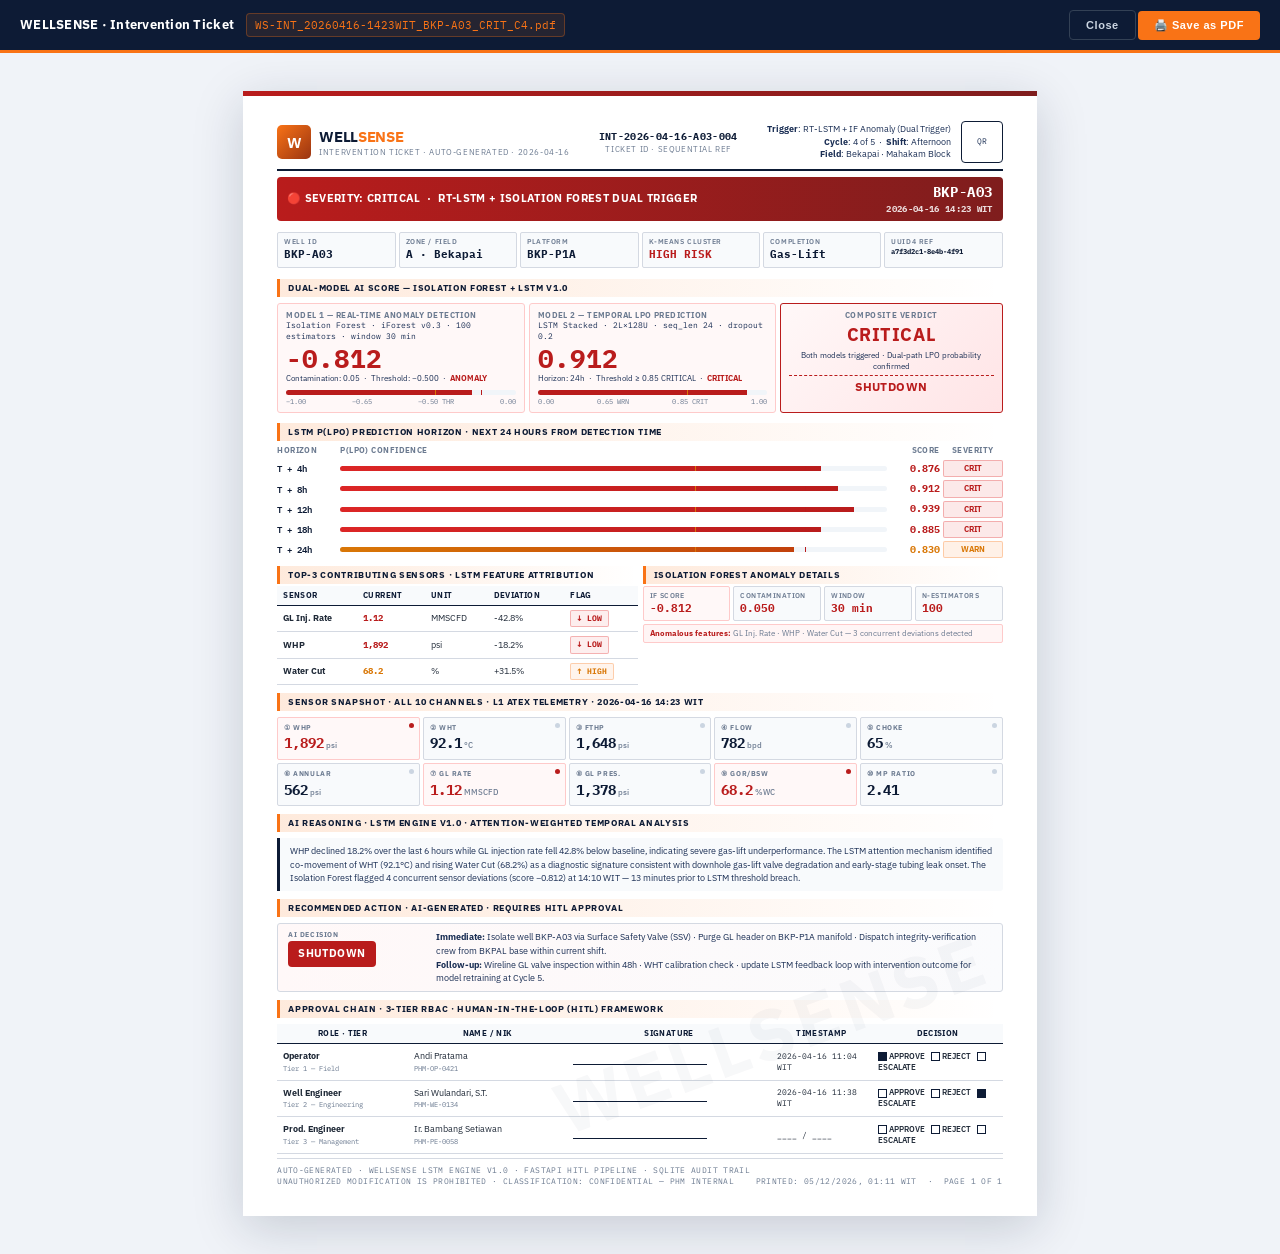
<file: print/intervention_ticket.html>
<!DOCTYPE html>
<html lang="en">
<head>
<meta charset="UTF-8" />
<title>WELLSENSE — Intervention Ticket</title>
<meta name="viewport" content="width=device-width, initial-scale=1" />
<style>
@import url('https://fonts.googleapis.com/css2?family=IBM+Plex+Mono:wght@400;600;700&family=IBM+Plex+Sans:wght@400;500;600;700;800&display=swap');

:root{
  --navy:#0D1B35; --navy2:#1A2E54; --navy3:#243B6A;
  --orange:#F97316; --orange2:#EA580C;
  --muted:#6B7A90; --line:#D4D9E2;
  --red:#B91C1C; --red2:#DC2626;
  --amber:#C2410C; --amber2:#D97706;
  --green:#15803D; --bg:#F0F3F8;
  --mono:'IBM Plex Mono','Consolas',monospace;
  --sans:'IBM Plex Sans','Segoe UI',sans-serif;
}
*{ box-sizing:border-box; }
html,body{ margin:0; padding:0; background:var(--bg); font-family:var(--sans); color:#1F2937; font-size:10px; line-height:1.4; }

/* Screen-only controls */
.toolbar{
  position:sticky; top:0; z-index:100;
  display:flex; justify-content:space-between; align-items:center;
  padding:10px 20px; background:#0D1B35; color:#fff;
  border-bottom:3px solid var(--orange);
}
.toolbar .tb-left{ display:flex; align-items:center; gap:12px; }
.toolbar .tb-title{ font-weight:700; font-size:13px; letter-spacing:.02em; }
.toolbar .tb-fn{ font-family:var(--mono); font-size:10.5px; color:#F97316; padding:4px 8px; background:rgba(249,115,22,0.1); border:1px solid rgba(249,115,22,0.3); border-radius:4px; }
.toolbar button{
  padding:8px 16px; background:var(--orange); color:#fff; border:none; border-radius:4px;
  font-weight:700; font-size:11px; cursor:pointer; letter-spacing:.05em;
}
.toolbar button.secondary{ background:transparent; border:1px solid #334155; color:#CBD5E1; }
.toolbar button:hover{ opacity:0.9; }

/* Page (A4 sized) */
.page{
  width:210mm; min-height:297mm;
  margin:10mm auto;
  background:#fff;
  box-shadow:0 12px 48px rgba(13,27,53,0.18);
  padding:8mm 9mm;
  position:relative;
  display:flex; flex-direction:column; gap:4px;
  overflow:hidden;
}
.stripe{ position:absolute; top:0; left:0; right:0; height:5px; z-index:10; }
.stripe.critical{ background:linear-gradient(90deg,var(--red) 0%, #7F1D1D 100%); }
.stripe.warning{ background:linear-gradient(90deg,var(--amber2) 0%, var(--amber) 100%); }

.bg-wm{
  position:absolute; right:10mm; bottom:35mm;
  font-family:var(--sans); font-size:72px; font-weight:800;
  color:rgba(13,27,53,0.03); letter-spacing:4px; text-transform:uppercase;
  transform:rotate(-20deg); pointer-events:none; z-index:0; user-select:none; white-space:nowrap;
}

/* Header */
.t-head{
  display:grid; grid-template-columns:auto 1fr auto auto;
  align-items:center; gap:10px;
  padding-bottom:6px; border-bottom:2px solid var(--navy); flex-shrink:0;
}
.brand{ display:flex; align-items:center; gap:8px; }
.logo{
  width:34px; height:34px; border-radius:5px;
  background:linear-gradient(135deg,var(--orange) 0%, #9A3412 100%);
  color:#fff; display:grid; place-items:center;
  font-weight:900; font-size:15px; font-family:var(--sans);
}
.wordmark{ font-size:15px; font-weight:800; letter-spacing:-.02em; color:var(--navy); }
.wordmark span{ color:var(--orange); }
.sub{ font-size:7.5px; color:var(--muted); letter-spacing:.08em; text-transform:uppercase; }
.t-meta-center{ text-align:center; }
.tid{ font-family:var(--mono); font-size:10px; font-weight:700; color:var(--navy); letter-spacing:.03em; }
.tsev{ font-size:7.5px; color:var(--muted); text-transform:uppercase; letter-spacing:.08em; }
.t-meta-right{ font-size:8.5px; color:var(--navy2); text-align:right; line-height:1.5; }
.qr-box{
  width:42px; height:42px; border:1.5px solid var(--navy); border-radius:4px;
  display:grid; place-items:center; font-size:8px; color:var(--navy2); font-family:var(--mono);
}

/* Severity banner */
.sev-banner{
  display:flex; justify-content:space-between; align-items:center;
  padding:6px 10px; border-radius:4px; margin:2px 0 4px 0;
  font-weight:700; font-size:11px; letter-spacing:.03em; color:#fff;
}
.sev-banner.critical{ background:linear-gradient(90deg,var(--red) 0%, #7F1D1D 100%); }
.sev-banner.warning{ background:linear-gradient(90deg,var(--amber2) 0%, var(--amber) 100%); }
.sev-banner .well-id{ font-family:var(--mono); font-size:14px; font-weight:800; letter-spacing:.04em; }
.sev-banner .ts{ font-size:8.5px; opacity:.85; font-family:var(--mono); }

/* Info grid */
.info-grid{
  display:grid; grid-template-columns:repeat(6,1fr); gap:3px;
  margin:3px 0;
}
.ic{ padding:4px 6px; border:1px solid var(--line); border-radius:2px; background:#F8FAFC; }
.ic .k{ font-size:7px; text-transform:uppercase; letter-spacing:.08em; color:var(--muted); font-weight:600; }
.ic .v{ font-size:11px; font-weight:700; color:var(--navy); margin-top:1px; font-family:var(--mono); }

/* Section divider */
.sdiv{
  margin:4px 0 2px 0; padding:3px 8px;
  font-size:8.5px; font-weight:700; letter-spacing:.08em; text-transform:uppercase;
  color:var(--navy); background:linear-gradient(90deg,rgba(249,115,22,0.15) 0%,rgba(249,115,22,0) 100%);
  border-left:3px solid var(--orange);
}

/* Dual-model panel */
.dual-panel{ display:grid; grid-template-columns:1fr 1fr 0.9fr; gap:4px; }
.model-card{ border:1px solid var(--line); border-radius:3px; padding:6px 8px; background:#FAFBFD; }
.model-card.critical{ border-color:#FECACA; background:#FFF8F8; }
.model-card.warning{ border-color:#FED7AA; background:#FFFBF5; }
.mc-label{ font-size:7.5px; font-weight:700; color:var(--muted); letter-spacing:.06em; text-transform:uppercase; }
.mc-engine{ font-size:8px; color:var(--navy2); margin-bottom:3px; font-family:var(--mono); }
.mc-score{ font-size:26px; font-weight:800; font-family:var(--mono); line-height:1; color:var(--red); }
.model-card.warning .mc-score{ color:var(--amber2); }
.mc-detail{ font-size:8px; color:var(--navy2); margin-top:2px; }
.th-bar{ position:relative; height:5px; background:#F1F5F9; border-radius:3px; margin-top:4px; overflow:hidden; }
.th-bar .fill{ height:100%; background:var(--red); }
.model-card.warning .th-bar .fill{ background:var(--amber2); }
.th-bar .tw{ position:absolute; left:65%; top:-2px; bottom:-2px; width:1px; background:var(--amber2); }
.th-bar .tc{ position:absolute; left:85%; top:-2px; bottom:-2px; width:1px; background:var(--red); }
.th-labels{ display:flex; justify-content:space-between; font-size:6.5px; font-family:var(--mono); color:var(--muted); margin-top:2px; }
.composite-card{
  background:linear-gradient(135deg,#FFF8F8 0%,#FFE4E6 100%);
  border:1.5px solid var(--red); border-radius:3px; padding:6px 8px; text-align:center;
}
.composite-card.warning{ background:linear-gradient(135deg,#FFFBF5 0%,#FED7AA 100%); border-color:var(--amber2); }
.cc-label{ font-size:7.5px; font-weight:700; color:var(--muted); letter-spacing:.08em; text-transform:uppercase; }
.cc-verdict{ font-size:18px; font-weight:800; color:var(--red); letter-spacing:.03em; margin-top:2px; }
.composite-card.warning .cc-verdict{ color:var(--amber2); }
.cc-sub{ font-size:7.5px; color:var(--navy2); margin-top:3px; }
.cc-action{ font-size:12px; font-weight:800; color:var(--red); margin-top:4px; padding-top:3px; border-top:1px dashed var(--red); letter-spacing:.04em; }
.composite-card.warning .cc-action{ color:var(--amber2); border-top-color:var(--amber2); }

/* Horizon grid */
.horizon{ margin-top:2px; }
.horizon-grid{ display:grid; grid-template-columns:60px 1fr 50px 60px; gap:3px; align-items:center; }
.hg-head{ font-size:7.5px; font-weight:700; color:var(--muted); letter-spacing:.06em; text-transform:uppercase; padding:2px 0; }
.hg-t{ font-size:9px; font-family:var(--mono); font-weight:600; color:var(--navy); }
.hg-track{ position:relative; height:5px; background:#F1F5F9; border-radius:3px; overflow:hidden; }
.hg-fill{ height:100%; }
.hg-fill.critical{ background:linear-gradient(90deg,var(--red2),var(--red)); }
.hg-fill.warning{ background:linear-gradient(90deg,var(--amber2),var(--amber)); }
.hg-fill.normal{ background:linear-gradient(90deg,#22C55E,#15803D); }
.hg-tw{ position:absolute; left:65%; top:-2px; bottom:-2px; width:1px; background:var(--amber2); }
.hg-tc{ position:absolute; left:85%; top:-2px; bottom:-2px; width:1px; background:var(--red); }
.hg-val{ font-size:9.5px; font-weight:700; font-family:var(--mono); text-align:right; }
.hg-val.critical{ color:var(--red); }
.hg-val.warning{ color:var(--amber2); }
.hg-val.normal{ color:var(--green); }
.hg-sev{ font-size:8px; font-weight:700; text-align:center; padding:2px 4px; border-radius:2px; }
.hg-sev.critical{ background:rgba(220,38,38,.1); color:var(--red); border:1px solid rgba(220,38,38,.3); }
.hg-sev.warning{ background:rgba(249,115,22,.1); color:var(--amber2); border:1px solid rgba(249,115,22,.3); }
.hg-sev.normal{ background:rgba(29,158,117,.1); color:var(--green); border:1px solid rgba(29,158,117,.3); }

/* Tables */
.t{ width:100%; border-collapse:collapse; font-size:9px; }
.t th{ background:#F8FAFC; padding:4px 6px; text-align:left; font-weight:700; color:var(--navy); border-bottom:1.5px solid var(--navy); font-size:8px; letter-spacing:.05em; text-transform:uppercase; }
.t td{ padding:4px 6px; border-bottom:1px solid var(--line); }
.flag{ display:inline-block; padding:2px 6px; border-radius:2px; font-size:8px; font-weight:700; font-family:var(--mono); }
.flag.lo{ color:var(--red); background:rgba(220,38,38,.08); border:1px solid rgba(220,38,38,.3); }
.flag.hi{ color:var(--amber2); background:rgba(249,115,22,.08); border:1px solid rgba(249,115,22,.3); }

/* IF box */
.if-box{ display:grid; grid-template-columns:repeat(4,1fr); gap:3px; }
.if-c{ padding:4px 6px; background:#F8FAFC; border:1px solid var(--line); border-radius:2px; }
.if-c.anomaly{ background:#FFF8F8; border-color:#FECACA; }
.if-c .k{ font-size:7px; color:var(--muted); text-transform:uppercase; font-weight:600; letter-spacing:.06em; }
.if-c .v{ font-size:11px; font-weight:800; font-family:var(--mono); color:var(--red); }

/* Sensors grid */
.sensors{ display:grid; grid-template-columns:repeat(5,1fr); gap:3px; }
.s{ padding:5px 6px; border:1px solid var(--line); border-radius:2px; background:#F8FAFC; position:relative; }
.s.hot{ background:#FFF8F8; border-color:#FECACA; }
.s.hot .sv{ color:var(--red); }
.s .dot{ position:absolute; top:5px; right:5px; width:5px; height:5px; background:#CBD5E1; border-radius:50%; }
.s.hot .dot{ background:var(--red); }
.sk{ font-size:7px; font-weight:700; color:var(--muted); letter-spacing:.08em; text-transform:uppercase; }
.sv{ font-size:14px; font-weight:800; color:var(--navy); margin-top:2px; font-family:var(--mono); }
.su{ font-size:8px; font-weight:500; color:var(--muted); margin-left:2px; font-family:var(--sans); }

/* Reasoning */
.reasoning{
  padding:6px 10px; background:#F8FAFC; border-left:3px solid var(--navy);
  border-radius:0 3px 3px 0; font-size:9px; line-height:1.5; color:var(--navy2);
}

/* Rec box */
.recbox{
  display:grid; grid-template-columns:140px 1fr; gap:8px; padding:6px 10px;
  background:linear-gradient(90deg,#FFF8F8 0%,#FAFBFD 100%);
  border:1px solid var(--line); border-radius:3px;
}
.recbox.warning{ background:linear-gradient(90deg,#FFFBF5 0%,#FAFBFD 100%); }
.rlbl{ font-size:7px; font-weight:700; color:var(--muted); text-transform:uppercase; letter-spacing:.08em; }
.recpill{ display:inline-block; padding:5px 10px; border-radius:4px; font-size:11px; font-weight:800; letter-spacing:.04em; margin-top:2px; }
.recpill.shutdown{ background:var(--red); color:#fff; }
.recpill.inspect{ background:var(--amber2); color:#fff; }
.recpill.adjust{ background:var(--orange); color:#fff; }
.rdet{ font-size:9px; line-height:1.55; color:var(--navy2); }

/* RBAC table */
.rbac{ width:100%; border-collapse:collapse; font-size:8.5px; }
.rbac th{ background:#F8FAFC; padding:4px 6px; border-bottom:1.5px solid var(--navy); font-weight:700; font-size:7.5px; letter-spacing:.05em; text-transform:uppercase; color:var(--navy); }
.rbac td{ padding:6px; border-bottom:1px solid var(--line); vertical-align:middle; }
.rbac-tier{ font-size:7px; color:var(--muted); font-family:var(--mono); }
.sig-line{ display:block; height:1px; background:var(--navy); width:70%; margin:8px 0 2px 0; }
.chk{ display:inline-block; width:9px; height:9px; border:1px solid var(--navy); margin-right:2px; vertical-align:middle; }
.decision-cell{ font-size:8px; font-weight:600; }

/* Audit footer */
.audit-footer{
  margin-top:auto; padding-top:6px; border-top:1px solid var(--line);
  display:flex; justify-content:space-between; align-items:flex-end;
  font-size:7.5px; color:var(--muted); letter-spacing:.05em; text-transform:uppercase;
  font-family:var(--mono);
}

/* Print handling */
@page{ size:A4; margin:0; }
@media print{
  .toolbar{ display:none !important; }
  html,body{ background:#fff; }
  .page{ margin:0; box-shadow:none; page-break-after:always; }
}
</style>
</head>
<body>

<!-- Screen-only toolbar -->
<div class="toolbar" id="toolbar">
  <div class="tb-left">
    <div class="tb-title">WELLSENSE · Intervention Ticket</div>
    <div class="tb-fn" id="tbFn">—</div>
  </div>
  <div>
    <button class="secondary" onclick="window.close()">Close</button>
    <button onclick="window.print()">🖨️ Save as PDF</button>
  </div>
</div>

<!-- Ticket canvas -->
<div id="ticketCanvas"></div>

<script src="../js/app.js"></script>
<script>
/* Parameterized renderer — reads ?ticketId=... from URL */
(function(){
    const params = new URLSearchParams(window.location.search);
    const tid    = params.get('ticketId');
    const auto   = params.get('autoprint') === '1';

    const ticket = TICKETS.find(t => t.ticketId === tid) || TICKETS[0];
    if(!ticket){
        document.getElementById('ticketCanvas').innerHTML = '<div style="padding:40px;text-align:center;color:#DC2626;font-weight:700">Ticket not found in data store.</div>';
        return;
    }

    const isCrit = ticket.severity === 'CRITICAL';
    const sevKey = isCrit ? 'critical' : 'warning';
    const sevEmoji = isCrit ? '🔴' : '🟠';
    const sevLabel = isCrit ? 'CRITICAL' : 'WARNING';
    const triggerLabel = (ticket.source === 'RT_LSTM')
        ? (isCrit ? 'RT-LSTM + IF Anomaly (Dual Trigger)' : 'RT-LSTM Threshold')
        : 'BD-KMeans Cluster Migration';

    /* Generate filename and expose in toolbar */
    const fn = buildInterventionFilename(ticket);
    document.getElementById('tbFn').textContent = fn;
    document.title = fn.replace('.pdf','');

    /* Short form UUID for INT ticket ID reference */
    const tsMatch = ticket.timestamp.match(/(\d{4})-(\d{2})-(\d{2})/);
    const dateCore = tsMatch ? `${tsMatch[1]}-${tsMatch[2]}-${tsMatch[3]}` : '2026-04-16';
    const intRef = `INT-${dateCore}-${ticket.wellId.replace('BKP-','')}-${String(ticket.cycleNumber).padStart(3,'0')}`;

    /* Build horizon data from trend + extrapolation */
    const t = ticket.trend || [];
    const base = ticket.pLPO;
    const horizonData = [
        { h:'T + 4h',  v: Math.min(0.99, base * (isCrit ? 0.96 : 0.96)) },
        { h:'T + 8h',  v: Math.min(0.99, base * (isCrit ? 1.00 : 1.03)) },
        { h:'T + 12h', v: Math.min(0.99, base * (isCrit ? 1.03 : 1.08)) },
        { h:'T + 18h', v: Math.min(0.99, base * (isCrit ? 0.97 : 0.93)) },
        { h:'T + 24h', v: Math.min(0.99, base * (isCrit ? 0.91 : 0.78)) },
    ];
    const hzSevKey = v => v >= 0.85 ? 'critical' : (v >= 0.65 ? 'warning' : 'normal');
    const hzSevLabel = v => v >= 0.85 ? 'CRIT' : (v >= 0.65 ? 'WARN' : 'NORM');

    /* Well lookup for platform etc. */
    const well = WELLS.find(w => w.wellId === ticket.wellId) || {};

    /* Helper: sensor grid with hot flags for deviating channels */
    const hotSet = new Set(ticket.topContributors.map(c=>c.name));
    const s = well.sensors || {};
    const senHtml = [
        { num:'①', key:'WHP',      v:s.whp,      u:'psi',     hot:hotSet.has('WHP') },
        { num:'②', key:'WHT',      v:s.wht,      u:'°C',      hot:hotSet.has('WHT') },
        { num:'③', key:'FTHP',     v:s.fthp,     u:'psi',     hot:hotSet.has('FTHP') },
        { num:'④', key:'Flow',     v:s.flow,     u:'bpd',     hot:hotSet.has('Flow Rate') || hotSet.has('Flow') },
        { num:'⑤', key:'Choke',    v:s.choke,    u:'%',       hot:hotSet.has('Choke') || hotSet.has('Choke Position') },
        { num:'⑥', key:'Annular',  v:s.annular,  u:'psi',     hot:hotSet.has('Annular') },
        { num:'⑦', key:'GL Rate',  v:s.glInjRate,u:'MMSCFD',  hot:hotSet.has('GL Inj. Rate') || hotSet.has('GL Inj Rate') },
        { num:'⑧', key:'GL Pres.', v:s.glInjPres,u:'psi',     hot:hotSet.has('GL Inj Pres') },
        { num:'⑨', key:'GOR/BSW',  v:s.waterCut, u:'%WC',     hot:hotSet.has('Water Cut') },
        { num:'⑩', key:'MP Ratio', v:s.mpRatio,  u:'',        hot:hotSet.has('MP Ratio') },
    ].map(x => `
        <div class="s ${x.hot?'hot':''}"><div class="dot"></div>
          <div class="sk">${x.num} ${x.key}</div>
          <div class="sv">${typeof x.v === 'number' ? x.v.toLocaleString('en-US',{maximumFractionDigits:2}) : x.v}<span class="su">${x.u}</span></div>
        </div>`).join('');

    /* Format deviation */
    const fmtDev = d => (d >= 0 ? '+' : '') + d.toFixed(1) + '%';

    /* RBAC rows with decision marks */
    const rbacRows = ticket.approvalChain.map(r => {
        const dec = r.decision;
        const mark = opt => dec === opt ? 'background:var(--navy)' : '';
        return `
        <tr>
          <td><b>${r.role}</b><br><span class="rbac-tier">${r.tier||''}</span></td>
          <td>${r.name}<br><span class="rbac-tier">${r.nik||''}</span></td>
          <td><span class="sig-line"></span></td>
          <td style="font-family:var(--mono);font-size:8px">${r.at || '____ / ____'}</td>
          <td class="decision-cell">
            <span class="chk" style="${mark('APPROVE')}"></span>APPROVE &nbsp;
            <span class="chk" style="${mark('REJECT')}"></span>REJECT &nbsp;
            <span class="chk" style="${mark('ESCALATE')}"></span>ESCALATE
          </td>
        </tr>`;
    }).join('');

    /* Render page */
    document.getElementById('ticketCanvas').innerHTML = `
    <div class="page">
      <div class="stripe ${sevKey}"></div>
      <div class="bg-wm">WELLSENSE</div>

      <div class="t-head">
        <div class="brand">
          <div class="logo">W</div>
          <div>
            <div class="wordmark">WELL<span>SENSE</span></div>
            <div class="sub">Intervention Ticket · Auto-Generated · ${dateCore}</div>
          </div>
        </div>
        <div class="t-meta-center">
          <div class="tid">${intRef}</div>
          <div class="tsev">Ticket ID · Sequential Ref</div>
        </div>
        <div class="t-meta-right">
          <div><b>Trigger</b>: ${triggerLabel}</div>
          <div><b>Cycle</b>: ${ticket.cycleNumber} of 5 &nbsp;·&nbsp; <b>Shift</b>: ${ticket.shift||'—'}</div>
          <div><b>Field</b>: Bekapai · Mahakam Block</div>
        </div>
        <div class="qr-box">QR</div>
      </div>

      <div class="sev-banner ${sevKey}">
        <span>${sevEmoji} SEVERITY: ${sevLabel} &nbsp;·&nbsp; ${isCrit ? 'RT-LSTM + ISOLATION FOREST DUAL TRIGGER' : 'RT-LSTM THRESHOLD TRIGGER'}</span>
        <div style="text-align:right">
          <div class="well-id">${ticket.wellId}</div>
          <div class="ts">${ticket.timestamp}</div>
        </div>
      </div>

      <div class="info-grid">
        <div class="ic"><div class="k">Well ID</div><div class="v">${ticket.wellId}</div></div>
        <div class="ic"><div class="k">Zone / Field</div><div class="v">${ticket.zone} · Bekapai</div></div>
        <div class="ic"><div class="k">Platform</div><div class="v">${well.platform||'—'}</div></div>
        <div class="ic"><div class="k">K-Means Cluster</div><div class="v" style="color:${isCrit?'var(--red)':'var(--amber2)'}">${clusterLabel(ticket.clusterLabel)}</div></div>
        <div class="ic"><div class="k">Completion</div><div class="v">Gas-Lift</div></div>
        <div class="ic"><div class="k">UUID4 Ref</div><div class="v" style="font-size:7px">${ticket.ticketId.slice(0,18)}</div></div>
      </div>

      <div class="sdiv">Dual-Model AI Score — Isolation Forest + LSTM v1.0</div>
      <div class="dual-panel">
        <div class="model-card ${sevKey}">
          <div class="mc-label">Model 1 — Real-Time Anomaly Detection</div>
          <div class="mc-engine">Isolation Forest · iForest v0.3 · 100 estimators · window 30 min</div>
          <div class="mc-score">${ticket.ifScore.toFixed(3)}</div>
          <div class="mc-detail">Contamination: 0.05 &nbsp;·&nbsp; Threshold: −0.500 &nbsp;·&nbsp; <b style="color:${isCrit?'var(--red)':'var(--amber2)'}">ANOMALY</b></div>
          <div class="th-bar" style="margin-top:5px">
            <div class="fill" style="width:${Math.min(100,Math.abs(ticket.ifScore)*100).toFixed(1)}%"></div>
            <div class="tw"></div><div class="tc"></div>
          </div>
          <div class="th-labels"><span>−1.00</span><span>−0.65</span><span>−0.50 THR</span><span>0.00</span></div>
        </div>
        <div class="model-card ${sevKey}">
          <div class="mc-label">Model 2 — Temporal LPO Prediction</div>
          <div class="mc-engine">LSTM Stacked · 2L×128U · seq_len 24 · dropout 0.2</div>
          <div class="mc-score">${ticket.pLPO.toFixed(3)}</div>
          <div class="mc-detail">Horizon: 24h &nbsp;·&nbsp; ${isCrit?'Threshold ≥ 0.85 CRITICAL':'0.65 ≤ P &lt; 0.85 WARNING'} &nbsp;·&nbsp; <b style="color:${isCrit?'var(--red)':'var(--amber2)'}">${sevLabel}</b></div>
          <div class="th-bar" style="margin-top:5px">
            <div class="fill" style="width:${(ticket.pLPO*100).toFixed(1)}%"></div>
            <div class="tw"></div><div class="tc"></div>
          </div>
          <div class="th-labels"><span>0.00</span><span>0.65 WRN</span><span>0.85 CRIT</span><span>1.00</span></div>
        </div>
        <div class="composite-card ${sevKey}">
          <div class="cc-label">Composite Verdict</div>
          <div class="cc-verdict">${sevLabel}</div>
          <div class="cc-sub">${isCrit ? 'Both models triggered · Dual-path LPO probability confirmed' : 'IF anomalous · LSTM in warning band · Monitor closely'}</div>
          <div class="cc-action">${ticket.recommendation.toUpperCase()}</div>
        </div>
      </div>

      <div class="horizon">
        <div class="sdiv">LSTM P(LPO) Prediction Horizon · Next 24 Hours from Detection Time</div>
        <div class="horizon-grid">
          <div class="hg-head">Horizon</div>
          <div class="hg-head">P(LPO) Confidence</div>
          <div class="hg-head" style="text-align:right">Score</div>
          <div class="hg-head" style="text-align:center">Severity</div>
          ${horizonData.map(h => {
              const k = hzSevKey(h.v);
              return `
                <div class="hg-t">${h.h}</div>
                <div class="hg-track">
                  <div class="hg-fill ${k}" style="width:${(h.v*100).toFixed(0)}%"></div>
                  <div class="hg-tw"></div><div class="hg-tc"></div>
                </div>
                <div class="hg-val ${k}">${h.v.toFixed(3)}</div>
                <div class="hg-sev ${k}">${hzSevLabel(h.v)}</div>
              `;
          }).join('')}
        </div>
      </div>

      <div style="display:grid;grid-template-columns:1fr 1fr;gap:5px;flex-shrink:0">
        <div>
          <div class="sdiv">Top-3 Contributing Sensors · LSTM Feature Attribution</div>
          <table class="t">
            <thead><tr><th>Sensor</th><th>Current</th><th>Unit</th><th>Deviation</th><th>Flag</th></tr></thead>
            <tbody>
              ${ticket.topContributors.map(c=>`
                <tr>
                  <td><b>${c.name}</b></td>
                  <td style="font-family:var(--mono);font-weight:700;color:${c.flag==='LOW'?'var(--red)':'var(--amber2)'}">${typeof c.value==='number'?c.value.toLocaleString('en-US'):c.value}</td>
                  <td>${c.unit}</td>
                  <td>${fmtDev(c.deviation)}</td>
                  <td><span class="flag ${c.flag==='LOW'?'lo':'hi'}">${c.flag==='LOW'?'↓ LOW':'↑ HIGH'}</span></td>
                </tr>
              `).join('')}
            </tbody>
          </table>
        </div>
        <div>
          <div class="sdiv">Isolation Forest Anomaly Details</div>
          <div class="if-box">
            <div class="if-c anomaly"><div class="k">IF Score</div><div class="v">${ticket.ifScore.toFixed(3)}</div></div>
            <div class="if-c"><div class="k">Contamination</div><div class="v">0.050</div></div>
            <div class="if-c"><div class="k">Window</div><div class="v">30 min</div></div>
            <div class="if-c"><div class="k">n-Estimators</div><div class="v">100</div></div>
          </div>
          <div style="margin-top:3px;font-size:8px;color:var(--muted);padding:3px 6px;background:${isCrit?'#FFF5F5':'#FFFAF0'};border:1px solid ${isCrit?'#FECACA':'#FED7AA'};border-radius:2px">
            <b style="color:${isCrit?'var(--red)':'var(--amber2)'}">Anomalous features:</b> ${ticket.topContributors.map(c=>c.name).join(' · ')} — ${ticket.topContributors.length} concurrent deviations detected
          </div>
        </div>
      </div>

      <div class="sdiv">Sensor Snapshot · All 10 Channels · L1 ATEX Telemetry · ${ticket.timestamp}</div>
      <div class="sensors">${senHtml}</div>

      <div class="sdiv">AI Reasoning · LSTM Engine v1.0 · Attention-Weighted Temporal Analysis</div>
      <div class="reasoning">${ticket.reasoning}</div>

      <div class="sdiv">Recommended Action · AI-Generated · Requires HITL Approval</div>
      <div class="recbox ${sevKey==='warning'?'warning':''}">
        <div>
          <div class="rlbl">AI Decision</div>
          <div class="recpill ${ticket.recommendation.toLowerCase()}">${ticket.recommendation.toUpperCase()}</div>
        </div>
        <div class="rdet">
          <b>Immediate:</b> ${ticket.immediateAction}
          <br><b>Follow-up:</b> ${ticket.followUp}
        </div>
      </div>

      <div class="sdiv">Approval Chain · 3-Tier RBAC · Human-in-the-Loop (HITL) Framework</div>
      <table class="rbac">
        <thead><tr>
          <th style="width:18%">Role · Tier</th>
          <th style="width:22%">Name / NIK</th>
          <th style="width:28%">Signature</th>
          <th style="width:14%">Timestamp</th>
          <th>Decision</th>
        </tr></thead>
        <tbody>${rbacRows}</tbody>
      </table>

      <div class="audit-footer">
        <div>
          Auto-generated · WELLSENSE LSTM Engine v1.0 · FastAPI HITL Pipeline · SQLite Audit Trail<br>
          Unauthorized modification is prohibited · Classification: CONFIDENTIAL — PHM Internal
        </div>
        <div>
          Printed: ${new Date().toLocaleString('en-GB',{timeZone:'Asia/Jayapura',year:'numeric',month:'2-digit',day:'2-digit',hour:'2-digit',minute:'2-digit'})} WIT &nbsp;·&nbsp; Page 1 of 1
        </div>
      </div>
    </div>`;

    /* Auto-trigger print dialog if ?autoprint=1 */
    if(auto){
        setTimeout(() => window.print(), 600);
    }
})();
</script>
</body>
</html>
</file>
<file: css/style.css>
/* ── Reset & Base ── */
*, *::before, *::after { box-sizing: border-box; margin: 0; padding: 0; }

:root {
    --bg:      #0A0F1E;
    --card:    #0D1628;
    --border:  #1F2A44;
    --muted:   #94A3B8;
    --orange:  #F97316;
    --purple:  #7B72E8;
    --green:   #1D9E75;
    --red:     #DC2626;
    --yellow:  #D97706;
    --text:    #E2E8F0;
    --text-sm: #CBD5E1;
    color-scheme: dark;
}

html, body {
    height: 100%;
    background: var(--bg);
    color: var(--text);
    font-family: ui-sans-serif, system-ui, -apple-system, "Segoe UI", sans-serif;
    font-size: 14px;
    -webkit-font-smoothing: antialiased;
    -moz-osx-font-smoothing: grayscale;
}

/* ── Scrollbar ── */
::-webkit-scrollbar { width: 5px; height: 5px; }
::-webkit-scrollbar-track { background: transparent; }
::-webkit-scrollbar-thumb { background: #1E293B; border-radius: 3px; }
::-webkit-scrollbar-thumb:hover { background: #334155; }

/* ── Layout ── */
.app-shell {
    display: flex;
    height: 100vh;
    overflow: hidden;
}

.main-content {
    flex: 1;
    min-width: 0;
    overflow-y: auto;
    background-image:
        linear-gradient(rgba(148,163,184,.035) 1px, transparent 1px),
        linear-gradient(90deg, rgba(148,163,184,.035) 1px, transparent 1px);
    background-size: 28px 28px;
}

/* ── Sidebar ── */
.sidebar {
    position: relative;
    flex-shrink: 0;
    display: flex;
    flex-direction: column;
    width: 240px;
    border-right: 1px solid var(--border);
    background: rgba(8,13,28,.95);
    backdrop-filter: blur(8px);
    transition: width .3s ease;
    overflow: hidden;
}
.sidebar.collapsed { width: 68px; }

.sidebar-logo {
    display: flex;
    align-items: center;
    gap: 12px;
    padding: 20px 16px;
    border-bottom: 1px solid var(--border);
    transition: padding .3s;
}
.sidebar.collapsed .sidebar-logo { padding: 20px 12px; justify-content: center; }

.logo-icon {
    position: relative;
    display: grid;
    place-items: center;
    width: 36px; height: 36px;
    border-radius: 10px;
    background: linear-gradient(135deg, var(--orange), #C04A10);
    box-shadow: 0 1px 0 rgba(255,255,255,.04) inset, 0 8px 32px rgba(0,0,0,.35);
    flex-shrink: 0;
}
.logo-icon svg { width: 20px; height: 20px; color: white; }
.logo-dot {
    position: absolute;
    top: -2px; right: -2px;
    width: 8px; height: 8px;
    border-radius: 50%;
    background: var(--green);
}

.logo-text { overflow: hidden; white-space: nowrap; }
.logo-text .name { font-size: 15px; font-weight: 600; letter-spacing: -.02em; color: white; }
.logo-text .name span { color: var(--orange); }
.logo-text .sub { font-size: 10px; text-transform: uppercase; letter-spacing: .12em; color: var(--muted); }
.sidebar.collapsed .logo-text { display: none; }

.sidebar-nav { flex: 1; padding: 16px 8px; display: flex; flex-direction: column; gap: 4px; }

.nav-link {
    display: flex;
    align-items: center;
    gap: 12px;
    padding: 10px 12px;
    border-radius: 10px;
    text-decoration: none;
    border: 1px solid transparent;
    transition: all .15s;
    color: var(--text-sm);
}
.nav-link:hover { background: rgba(255,255,255,.04); color: white; }
.nav-link.active {
    background: rgba(249,115,22,.1);
    color: var(--orange);
    border-color: rgba(249,115,22,.22);
}
.nav-link svg { width: 18px; height: 18px; flex-shrink: 0; transition: color .15s; }
.nav-link:hover svg { color: white; }
.nav-link.active svg { color: var(--orange); }

.nav-link-text { overflow: hidden; white-space: nowrap; }
.nav-link-text .label { font-weight: 500; font-size: 14px; }
.nav-link-text .desc { font-size: 10px; color: var(--muted); }
.sidebar.collapsed .nav-link-text { display: none; }
.sidebar.collapsed .nav-link { padding: 10px 0; justify-content: center; }

.nav-active-bar {
    margin-left: auto;
    width: 4px; height: 20px;
    border-radius: 2px;
    background: var(--orange);
    flex-shrink: 0;
}
.sidebar.collapsed .nav-active-bar { display: none; }

.sidebar-footer { padding: 12px; border-top: 1px solid var(--border); }
.sidebar.collapsed .sidebar-footer { display: none; }
.team-card {
    background: rgba(255,255,255,.03);
    border: 1px solid var(--border);
    border-radius: 10px;
    padding: 12px;
}
.team-card .label { font-size: 9px; text-transform: uppercase; letter-spacing: .12em; color: var(--muted); margin-bottom: 4px; }
.team-card .name { font-size: 12px; font-weight: 600; color: white; }
.team-card .university { font-size: 10px; color: var(--muted); margin-top: 2px; }
.team-card .meta {
    display: flex; justify-content: space-between; align-items: center;
    margin-top: 8px; padding-top: 8px;
    border-top: 1px solid var(--border);
    font-size: 10px; color: var(--muted);
}
.team-card .live { color: var(--green); font-family: monospace; }

.sidebar-toggle {
    position: absolute;
    top: 28px; right: -12px;
    width: 24px; height: 24px;
    border-radius: 50%;
    background: var(--card);
    border: 1px solid var(--border);
    color: var(--muted);
    cursor: pointer;
    display: grid;
    place-items: center;
    transition: all .15s;
    z-index: 10;
}
.sidebar-toggle:hover { color: white; border-color: rgba(249,115,22,.4); }
.sidebar-toggle svg { width: 12px; height: 12px; }

/* ── Page container ── */
.page { padding: 24px; }
.page + .page { padding-top: 0; }

/* ── Section spacing ── */
.space-y > * + * { margin-top: 24px; }

/* ── Header ── */
.page-header { margin-bottom: 0; }
.page-header .eyebrow {
    display: flex; align-items: center; gap: 8px;
    font-size: 11px; text-transform: uppercase;
    letter-spacing: .22em; color: var(--muted);
    margin-bottom: 4px;
}
.page-header .eyebrow svg { width: 14px; height: 14px; }
.page-header h1 { font-size: 24px; font-weight: 600; letter-spacing: -.02em; color: white; }
.page-header p { font-size: 13px; color: var(--muted); margin-top: 2px; }

/* ── KPI grid ── */
.kpi-grid { display: grid; grid-template-columns: repeat(2, 1fr); gap: 16px; }
@media (min-width: 1024px) { .kpi-grid { grid-template-columns: repeat(4, 1fr); } }

/* ── Cards ── */
.card {
    background: var(--card);
    border: 1px solid var(--border);
    border-radius: 12px;
    box-shadow: 0 1px 0 rgba(255,255,255,.04) inset, 0 8px 32px rgba(0,0,0,.35);
}
.card-hover {
    transition: border-color .2s, box-shadow .2s;
    cursor: pointer;
}
.card-hover:hover {
    border-color: rgba(249,115,22,.2);
    box-shadow: 0 0 0 1px rgba(249,115,22,.1), 0 8px 32px rgba(0,0,0,.4);
}

.kpi-card {
    position: relative;
    padding: 20px;
    overflow: hidden;
    border-radius: 12px;
}
.kpi-card .accent-bar {
    position: absolute;
    left: 0; top: 0; bottom: 0;
    width: 3px;
    border-radius: 0 2px 2px 0;
}
.kpi-card .kpi-label {
    display: flex; align-items: center; gap: 8px;
    font-size: 11px; text-transform: uppercase;
    letter-spacing: .12em; color: var(--muted);
}
.kpi-card .kpi-label svg { width: 16px; height: 16px; }
.kpi-card .kpi-value {
    font-size: 32px; font-weight: 600;
    color: white; margin-top: 8px;
    font-variant-numeric: tabular-nums;
    line-height: 1;
}
.kpi-card .kpi-sub { font-size: 11px; color: var(--muted); display: inline; }
.kpi-card .kpi-trend {
    display: flex; align-items: center; gap: 4px;
    font-size: 11px; color: var(--muted); margin-top: 4px;
}
.kpi-card .kpi-trend svg { width: 12px; height: 12px; }
.kpi-card .pulse-indicator {
    position: absolute;
    top: 20px; right: 20px;
    width: 10px; height: 10px;
    border-radius: 50%;
    background: var(--red);
}

/* ── Card header ── */
.card-header {
    padding: 20px;
    border-bottom: 1px solid var(--border);
    display: flex; align-items: center; justify-content: space-between;
}
.card-body { padding: 20px; }
.card-eyebrow { font-size: 11px; text-transform: uppercase; letter-spacing: .12em; color: var(--muted); margin-bottom: 4px; }
.card-title { font-size: 17px; font-weight: 600; color: white; }
.card-desc { font-size: 12px; color: var(--muted); margin-top: 2px; }

/* ── Main grid ── */
.main-grid { display: grid; grid-template-columns: 1fr; gap: 16px; }
@media (min-width: 1280px) { .main-grid { grid-template-columns: 2fr 1fr; } }

.two-col { display: grid; grid-template-columns: 1fr; gap: 16px; }
@media (min-width: 1280px) { .two-col { grid-template-columns: 1fr 1fr; } }

.three-col { display: grid; grid-template-columns: 1fr; gap: 16px; }
@media (min-width: 1280px) { .three-col { grid-template-columns: 2fr 1fr; } }

/* ── Badges ── */
.badge {
    display: inline-flex; align-items: center; gap: 4px;
    padding: 2px 8px;
    font-size: 10px; font-weight: 600;
    text-transform: uppercase; letter-spacing: .08em;
    border-radius: 4px; border: 1px solid;
}
.badge-critical { background: rgba(220,38,38,.1); color: var(--red);    border-color: rgba(220,38,38,.3); }
.badge-warning  { background: rgba(249,115,22,.1); color: var(--orange); border-color: rgba(249,115,22,.3); }
.badge-normal   { background: rgba(29,158,117,.1); color: var(--green);  border-color: rgba(29,158,117,.3); }

.badge-high-risk { background: rgba(220,38,38,.1); color: var(--red);    border-color: rgba(220,38,38,.3); }
.badge-moderate  { background: rgba(249,115,22,.1); color: var(--orange); border-color: rgba(249,115,22,.3); }
.badge-stable    { background: rgba(29,158,117,.1); color: var(--green);  border-color: rgba(29,158,117,.3); }

.pill {
    display: inline-block;
    padding: 4px 10px;
    font-size: 11px; font-weight: 500;
    border-radius: 999px; border: 1px solid;
}
.pill-inspect  { background: rgba(123,114,232,.1); color: var(--purple); border-color: rgba(123,114,232,.3); }
.pill-adjust   { background: rgba(249,115,22,.1);  color: var(--orange); border-color: rgba(249,115,22,.3);  }
.pill-shutdown { background: rgba(220,38,38,.1);   color: var(--red);    border-color: rgba(220,38,38,.3);   }

.status-badge {
    display: inline-flex; align-items: center; gap: 6px;
    padding: 2px 8px;
    font-size: 10px; font-weight: 600;
    text-transform: uppercase; letter-spacing: .08em;
    border-radius: 4px; border: 1px solid;
}
.status-dot { width: 6px; height: 6px; border-radius: 50%; flex-shrink: 0; }
.status-pending   { color: #FBBF24; background: rgba(234,179,8,.1);   border-color: rgba(234,179,8,.3); }
.status-approved  { color: var(--green);  background: rgba(29,158,117,.1); border-color: rgba(29,158,117,.3); }
.status-rejected  { color: var(--red);    background: rgba(220,38,38,.1);  border-color: rgba(220,38,38,.3); }
.status-escalated { color: var(--purple); background: rgba(123,114,232,.1);border-color: rgba(123,114,232,.3);}

/* ── Header actions ── */
.header-actions { display: flex; align-items: center; gap: 12px; }
.clock-chip {
    padding: 8px 12px;
    background: var(--card);
    border: 1px solid var(--border);
    border-radius: 8px;
    font-family: monospace; font-size: 12px;
    color: var(--text-sm);
}
.cycle-chip {
    padding: 8px 12px;
    background: rgba(249,115,22,.1);
    border: 1px solid rgba(249,115,22,.3);
    border-radius: 8px;
    font-size: 12px; font-weight: 600;
    color: var(--orange);
}

/* ── Chart container ── */
.chart-wrap { position: relative; }
.chart-legend {
    display: flex; align-items: center; gap: 12px;
    font-size: 11px;
}
.legend-dot { display: inline-flex; align-items: center; gap: 6px; color: var(--muted); }
.legend-dot span { width: 8px; height: 8px; border-radius: 50%; display: inline-block; }

/* ── Table ── */
.data-table { width: 100%; border-collapse: collapse; font-size: 13px; }
.data-table thead tr {
    font-size: 10px; text-transform: uppercase;
    letter-spacing: .12em; color: var(--muted);
    border-bottom: 1px solid var(--border);
}
.data-table th { padding: 16px; text-align: left; font-weight: 500; }
.data-table tbody tr { border-bottom: 1px solid rgba(31,42,68,.5); transition: background .1s; }
.data-table tbody tr:hover { background: rgba(255,255,255,.018); }
.data-table td { padding: 14px 16px; vertical-align: middle; }
.td-mono { font-family: monospace; font-size: 11px; color: var(--muted); }
.td-well { font-weight: 700; color: white; font-family: monospace; }

/* ── Cluster bars ── */
.cluster-list { margin-top: 12px; display: flex; flex-direction: column; gap: 8px; }
.cluster-row {
    display: flex; align-items: center; justify-content: space-between;
    font-size: 12px;
}
.cluster-row-left { display: flex; align-items: center; gap: 8px; }
.cluster-row-left .dot { width: 8px; height: 8px; border-radius: 50%; flex-shrink: 0; }
.cluster-row-right { display: flex; align-items: center; gap: 8px; }
.cluster-bar-track { width: 64px; height: 4px; background: var(--border); border-radius: 2px; overflow: hidden; }
.cluster-bar-fill { height: 100%; border-radius: 2px; }
.cluster-row-count { font-family: monospace; color: var(--muted); font-size: 11px; width: 52px; text-align: right; }

/* ── Filter tabs ── */
.filter-bar {
    display: flex; flex-wrap: wrap; gap: 4px;
    padding: 4px;
    background: var(--card);
    border: 1px solid var(--border);
    border-radius: 10px;
    width: fit-content;
}
.filter-btn {
    padding: 6px 12px;
    border-radius: 8px;
    font-size: 12px; font-weight: 500;
    border: none; cursor: pointer;
    background: transparent;
    color: var(--muted);
    transition: all .15s;
}
.filter-btn:hover { color: white; }
.filter-btn.active { background: var(--orange); color: white; }

/* ── Stats row ── */
.stats-row { display: flex; flex-wrap: wrap; gap: 12px; }
.stat-pill {
    padding: 6px 12px;
    background: var(--card);
    border: 1px solid var(--border);
    border-radius: 8px;
    font-size: 12px; color: var(--muted);
}
.stat-pill b { font-family: monospace; }

/* ── Well cards grid ── */
.wells-grid {
    display: grid;
    grid-template-columns: 1fr;
    gap: 16px;
}
@media (min-width: 640px)  { .wells-grid { grid-template-columns: repeat(2, 1fr); } }
@media (min-width: 1024px) { .wells-grid { grid-template-columns: repeat(3, 1fr); } }
@media (min-width: 1280px) { .wells-grid { grid-template-columns: repeat(4, 1fr); } }

.well-card {
    padding: 16px;
    border-radius: 12px;
    background: var(--card);
    border: 1px solid var(--border);
    box-shadow: 0 1px 0 rgba(255,255,255,.04) inset, 0 8px 32px rgba(0,0,0,.35);
    cursor: pointer;
    transition: all .2s;
}
.well-card.critical { border-color: rgba(220,38,38,.4); box-shadow: 0 0 0 1px rgba(220,38,38,.3), 0 0 24px -4px rgba(220,38,38,.4); }
.well-card.warning  { border-color: rgba(249,115,22,.3); box-shadow: 0 0 0 1px rgba(249,115,22,.25), 0 0 24px -4px rgba(249,115,22,.35); }
.well-card.normal:hover { border-color: rgba(31,42,68,.8); }

.well-top { display: flex; justify-content: space-between; align-items: flex-start; margin-bottom: 12px; }
.well-zone { display: flex; align-items: center; gap: 6px; font-size: 10px; color: var(--muted); text-transform: uppercase; letter-spacing: .12em; margin-bottom: 4px; }
.well-zone svg { width: 12px; height: 12px; }
.well-id { font-size: 15px; font-weight: 700; color: white; font-family: monospace; }
.well-badges { display: flex; flex-direction: column; align-items: flex-end; gap: 4px; }

.gauge-row { display: flex; align-items: center; justify-content: space-between; }
.sparkline-block { display: flex; flex-direction: column; align-items: flex-end; gap: 4px; }
.spark-label { font-size: 10px; text-transform: uppercase; letter-spacing: .12em; color: var(--muted); }

.sensor-strip { display: grid; grid-template-columns: repeat(3, 1fr); gap: 8px; margin-top: 12px; }
.sensor-mini {
    background: rgba(10,15,30,.6);
    border: 1px solid var(--border);
    border-radius: 8px;
    padding: 6px 8px;
}
.sensor-mini-label { display: flex; align-items: center; gap: 4px; font-size: 9px; text-transform: uppercase; letter-spacing: .1em; color: var(--muted); margin-bottom: 2px; }
.sensor-mini-label svg { width: 11px; height: 11px; }
.sensor-mini-value { font-family: monospace; font-size: 11px; font-weight: 600; color: var(--text-sm); }
.sensor-mini-unit { font-size: 9px; color: var(--muted); font-weight: 400; }

.well-expand {
    margin-top: 12px; padding-top: 12px;
    border-top: 1px solid var(--border);
    display: none;
}
.well-expand.open { display: block; }
.expand-title { font-size: 10px; text-transform: uppercase; letter-spacing: .12em; color: var(--muted); margin-bottom: 8px; }
.sensor-table { display: grid; grid-template-columns: 1fr 1fr; gap: 4px 12px; font-size: 11px; }
.sensor-row { display: flex; justify-content: space-between; }
.sensor-row-label { color: var(--muted); }
.sensor-row-val { font-family: monospace; color: var(--text-sm); }

/* ── Summary strip (tickets) ── */
.summary-strip { display: grid; grid-template-columns: repeat(2, 1fr); gap: 12px; }
@media (min-width: 640px) { .summary-strip { grid-template-columns: repeat(4, 1fr); } }
.summary-card {
    padding: 14px 16px;
    border-radius: 12px;
}
.summary-card .s-label { font-size: 10px; text-transform: uppercase; letter-spacing: .12em; color: var(--muted); }
.summary-card .s-value { font-size: 26px; font-weight: 600; font-family: monospace; margin-top: 4px; }

/* ── Ticket cards ── */
.ticket-card { border-radius: 12px; overflow: hidden; transition: all .2s; margin-bottom: 12px; }
.ticket-card.t-critical { border-color: rgba(220,38,38,.4) !important; }
.ticket-card.t-warning  { border-color: rgba(249,115,22,.3) !important; }

.ticket-header {
    padding: 16px;
    display: flex; align-items: flex-start;
    justify-content: space-between; gap: 16px;
    cursor: pointer;
    transition: background .1s;
}
.ticket-header:hover { background: rgba(255,255,255,.02); }

.ticket-left { display: flex; align-items: flex-start; gap: 12px; min-width: 0; }
.ticket-meta { min-width: 0; }
.ticket-well-row { display: flex; flex-wrap: wrap; align-items: center; gap: 8px; }
.ticket-well { font-size: 15px; font-weight: 700; color: white; font-family: monospace; }
.ticket-zone { font-size: 11px; color: var(--muted); font-family: monospace; }
.ticket-id-str { font-size: 11px; color: var(--muted); font-family: monospace; margin-top: 2px; }

.source-badge {
    display: inline-flex; align-items: center; gap: 6px;
    padding: 4px 8px;
    border-radius: 4px; border: 1px solid;
    font-size: 10px; font-weight: 600;
}
.source-lstm   { background: rgba(123,114,232,.1); color: var(--purple); border-color: rgba(123,114,232,.3); }
.source-kmeans { background: rgba(249,115,22,.1);  color: var(--orange); border-color: rgba(249,115,22,.3); }
.source-badge svg { width: 12px; height: 12px; }

.ticket-right { display: flex; align-items: center; gap: 12px; flex-shrink: 0; }
.plpo-block { text-align: right; }
.plpo-label { font-size: 10px; text-transform: uppercase; letter-spacing: .12em; color: var(--muted); }
.plpo-value { font-size: 18px; font-weight: 600; font-family: monospace; }
.ticket-right-badges { display: flex; flex-direction: column; align-items: flex-end; gap: 4px; }

.chevron-btn { color: var(--muted); background: none; border: none; cursor: pointer; display: flex; align-items: center; }
.chevron-btn svg { width: 16px; height: 16px; }

.ticket-body {
    padding: 16px;
    border-top: 1px solid var(--border);
    display: none;
}
.ticket-body.open { display: block; }

.ticket-body-grid { display: grid; grid-template-columns: 1fr; gap: 24px; }
@media (min-width: 1024px) { .ticket-body-grid { grid-template-columns: 1fr 1fr; } }

.section-label { font-size: 11px; text-transform: uppercase; letter-spacing: .12em; color: var(--muted); margin-bottom: 12px; }

/* ── Contributor bar ── */
.contrib-item { margin-bottom: 12px; }
.contrib-header { display: flex; justify-content: space-between; align-items: center; font-size: 12px; margin-bottom: 4px; }
.contrib-name-row { display: flex; align-items: center; gap: 8px; }
.flag-badge { padding: 1px 6px; font-size: 9px; font-weight: 700; border-radius: 3px; text-transform: uppercase; border: 1px solid; }
.contrib-val { font-family: monospace; color: var(--text-sm); }
.dev-pos { color: var(--red); font-size: 10px; margin-left: 8px; }
.dev-neg { color: var(--orange); font-size: 10px; margin-left: 8px; }
.bar-track { height: 6px; background: var(--border); border-radius: 3px; overflow: hidden; }
.bar-fill { height: 100%; border-radius: 3px; transition: width .5s ease; }

/* ── Approval chain ── */
.approval-step { display: flex; align-items: flex-start; gap: 12px; }
.step-left { display: flex; flex-direction: column; align-items: center; }
.step-num { width: 28px; height: 28px; border-radius: 50%; border: 1px solid; display: flex; align-items: center; justify-content: center; font-size: 11px; font-weight: 700; flex-shrink: 0; }
.step-line { width: 1px; flex: 1; min-height: 20px; background: var(--border); margin-top: 4px; }
.step-right { padding-bottom: 16px; }
.step-role { font-size: 10px; text-transform: uppercase; letter-spacing: .12em; color: var(--muted); }
.step-name { font-size: 13px; font-weight: 500; color: var(--text-sm); margin-top: 2px; display: flex; align-items: center; gap: 6px; }
.step-name svg { width: 12px; height: 12px; color: var(--muted); }
.step-decision { display: inline-flex; align-items: center; gap: 4px; padding: 2px 8px; border-radius: 4px; border: 1px solid; font-size: 10px; font-weight: 600; text-transform: uppercase; margin-top: 4px; }
.step-decision svg { width: 14px; height: 14px; }
.step-at { font-size: 10px; font-family: monospace; color: var(--muted); margin-left: 6px; }

/* ── AI reasoning box ── */
.reasoning-box {
    background: rgba(10,15,30,.6);
    border: 1px solid var(--border);
    border-radius: 8px;
    padding: 14px;
    margin-top: 16px;
}
.reasoning-box .r-label { font-size: 11px; text-transform: uppercase; letter-spacing: .12em; color: var(--muted); margin-bottom: 6px; }
.reasoning-box p { font-size: 13px; color: var(--text-sm); line-height: 1.6; }

.ticket-footer {
    display: flex; flex-wrap: wrap; justify-content: space-between; align-items: center; gap: 8px;
    font-size: 11px; color: var(--muted);
    margin-top: 16px;
}
.ticket-footer span { font-family: monospace; color: var(--text-sm); }

/* ── Analytics metric cards ── */
.metric-grid { display: grid; grid-template-columns: repeat(2, 1fr); gap: 16px; }
@media (min-width: 1280px) { .metric-grid { grid-template-columns: repeat(4, 1fr); } }

.metric-card {
    position: relative;
    padding: 20px;
    border-radius: 12px;
    overflow: hidden;
}
.metric-card .m-bar { position: absolute; left: 0; top: 0; bottom: 0; width: 3px; border-radius: 0 2px 2px 0; }
.metric-card .m-label { display: flex; align-items: center; gap: 6px; font-size: 11px; text-transform: uppercase; letter-spacing: .12em; color: var(--muted); }
.metric-card .m-label svg { width: 16px; height: 16px; }
.metric-card .m-value { font-size: 32px; font-weight: 600; font-family: monospace; color: white; margin-top: 8px; }
.metric-card .m-sub { font-size: 11px; color: var(--muted); margin-top: 4px; }

/* ── Heatmap ── */
.heatmap-wrap { overflow-x: auto; }
.heatmap-inner { min-width: 520px; }
.heatmap-hour-row { display: flex; padding-left: 80px; margin-bottom: 4px; }
.heatmap-hour-row span { flex: 1; font-size: 9px; color: var(--muted); font-family: monospace; }
.heatmap-row { display: flex; align-items: center; gap: 0; margin-bottom: 2px; }
.heatmap-sensor-label { width: 78px; font-size: 10px; color: var(--muted); text-align: right; padding-right: 8px; flex-shrink: 0; }
.heatmap-cells { display: flex; flex: 1; gap: 1px; }
.heatmap-cell { flex: 1; aspect-ratio: 1; border-radius: 1px; }
.heatmap-legend { display: flex; align-items: center; gap: 8px; margin-top: 10px; margin-left: 78px; font-size: 10px; color: var(--muted); }
.heatmap-legend-cells { display: flex; gap: 1px; }
.heatmap-legend-cell { width: 14px; height: 6px; border-radius: 1px; }

/* ── Feedback panel ── */
.feedback-row { display: flex; justify-content: space-between; align-items: center; font-size: 13px; padding: 6px 0; }
.feedback-key { color: var(--muted); }
.gauge-bar { height: 8px; background: var(--border); border-radius: 4px; overflow: hidden; margin: 4px 0; }
.gauge-fill { height: 100%; border-radius: 4px; }
.gauge-ticks { display: flex; justify-content: space-between; font-size: 9px; color: var(--muted); }

/* ── Right sidebar panel for outlier + feedback ── */
.right-stack { display: flex; flex-direction: column; gap: 16px; }

/* ── Animations ── */
@keyframes pulse-dot {
    0%, 100% { opacity: 1; transform: scale(1); }
    50% { opacity: .45; transform: scale(1.3); }
}
.pulse-dot { animation: pulse-dot 1.8s ease-in-out infinite; }

@keyframes fade-up {
    0% { opacity: 0; transform: translateY(10px); }
    100% { opacity: 1; transform: translateY(0); }
}
.fade-up { animation: fade-up .4s ease-out forwards; }
.delay-1 { animation: fade-up .4s ease-out .08s forwards; opacity: 0; }
.delay-2 { animation: fade-up .4s ease-out .16s forwards; opacity: 0; }
.delay-3 { animation: fade-up .4s ease-out .24s forwards; opacity: 0; }
.delay-4 { animation: fade-up .4s ease-out .32s forwards; opacity: 0; }

@keyframes shimmer {
    0% { background-position: -400px 0; }
    100% { background-position: 400px 0; }
}
.shimmer {
    background: linear-gradient(90deg, #0D1628 25%, #1F2A44 50%, #0D1628 75%);
    background-size: 800px 100%;
    animation: shimmer 1.6s infinite;
}

/* ── Utility ── */
.flex { display: flex; }
.flex-col { flex-direction: column; }
.items-center { align-items: center; }
.items-start { align-items: flex-start; }
.justify-between { justify-content: space-between; }
.gap-8 { gap: 8px; }
.gap-12 { gap: 12px; }
.gap-16 { gap: 16px; }
.ml-auto { margin-left: auto; }
.mt-4 { margin-top: 4px; }
.mt-8 { margin-top: 8px; }
.mt-16 { margin-top: 16px; }
.mt-24 { margin-top: 24px; }
.text-mono { font-family: monospace; }
.text-muted { color: var(--muted); }
.text-white { color: white; }
.text-green { color: var(--green); }
.text-red { color: var(--red); }
.text-orange { color: var(--orange); }
.text-yellow { color: #FBBF24; }
.text-purple { color: var(--purple); }
.fw-600 { font-weight: 600; }
.fs-11 { font-size: 11px; }
.fs-12 { font-size: 12px; }
.fs-13 { font-size: 13px; }
.dashed-empty {
    display: flex; align-items: center; justify-content: center;
    height: 160px; border-radius: 12px;
    border: 1px dashed var(--border);
    color: var(--muted); font-size: 13px;
}
.showing-count { font-size: 12px; color: var(--muted); }
.showing-count b { color: white; }

/* ═══════════════════════════════════════════════════════════════
   PRINT CENTER · L5 Output Bridge UI
   ═══════════════════════════════════════════════════════════════ */

.plpo-thr-legend {
    display: flex; flex-wrap: wrap; gap: 16px;
    margin-top: 12px; padding: 10px 12px;
    background: rgba(15,23,42,0.5); border-radius: 6px;
    border: 1px solid var(--border);
    font-size: 10px; color: var(--text-sm);
}
.plpo-thr-legend .thr-item { display: inline-flex; align-items: center; gap: 6px; }
.plpo-thr-legend .thr-line { display:inline-block; width:18px; height:2px; border-top:1.5px dashed; }
.plpo-thr-legend .thr-line.crit { border-color: #DC2626; }
.plpo-thr-legend .thr-line.warn { border-color: #F97316; }
.plpo-thr-legend .thr-line.norm { border-color: #1D9E75; }

/* Inline row print button inside ticket table */
.row-print-btn {
    width: 30px; height: 30px;
    display: inline-flex; align-items: center; justify-content: center;
    background: transparent; border: 1px solid var(--border); border-radius: 6px;
    color: var(--muted); cursor: pointer; transition: all .15s ease;
}
.row-print-btn svg { width: 14px; height: 14px; }
.row-print-btn:hover { background: var(--card); color: var(--text); transform: translateY(-1px); }
.row-print-btn.crit:hover { border-color: #DC2626; color: #DC2626; box-shadow: 0 0 0 3px rgba(220,38,38,0.1); }
.row-print-btn.warn:hover { border-color: #F97316; color: #F97316; box-shadow: 0 0 0 3px rgba(249,115,22,0.1); }

/* Print Center container */
#printCenter .card-header {
    align-items: flex-start;
}

/* Auto-Detect card (top-right of Print Center) */
.pc-autodetect { min-width: 200px; }
.auto-detect-badge {
    border: 1px solid;
    border-radius: 10px;
    padding: 10px 14px;
    display: flex; flex-direction: column; gap: 4px;
    min-width: 180px;
}
.auto-detect-badge .ad-top {
    display: flex; align-items: center; gap: 6px;
    font-size: 10px; text-transform: uppercase; letter-spacing: .1em;
    color: var(--muted); font-weight: 600;
}
.auto-detect-badge .ad-pulse {
    width: 8px; height: 8px; border-radius: 50%;
    animation: pulse-dot 1.8s ease-in-out infinite;
}
.auto-detect-badge .ad-value {
    font-size: 22px; font-weight: 800; letter-spacing: -0.02em;
    font-family: monospace;
}
.auto-detect-badge .ad-sub {
    font-size: 10px; color: var(--text-sm); font-family: monospace; letter-spacing: .05em;
}
.auto-detect-badge .ad-btn {
    margin-top: 6px; padding: 6px 10px;
    background: var(--card); border: 1px solid var(--border); border-radius: 6px;
    color: var(--text); font-size: 11px; font-weight: 600; cursor: pointer;
    display: inline-flex; align-items: center; gap: 6px;
    transition: all .15s ease;
}
.auto-detect-badge .ad-btn svg { width: 12px; height: 12px; }
.auto-detect-badge .ad-btn:hover { background: #1F2A44; border-color: #334155; }

/* Track section (Track A, Track B) */
.pc-track {
    margin-top: 20px;
    padding: 16px;
    background: rgba(15,23,42,0.4);
    border: 1px solid var(--border);
    border-radius: 10px;
}
.pc-track:first-child { margin-top: 0; }
.pc-track-header {
    display: flex; justify-content: space-between; align-items: center;
    margin-bottom: 14px;
    padding-bottom: 10px;
    border-bottom: 1px dashed var(--border);
}
.pc-track-label { display: flex; align-items: center; gap: 10px; }
.pc-track-icon {
    width: 34px; height: 34px; border-radius: 8px;
    display: inline-flex; align-items: center; justify-content: center;
    font-weight: 800; font-size: 11px; letter-spacing: .05em;
    font-family: monospace;
    color: #fff;
}
.pc-track-icon.purple { background: linear-gradient(135deg,#7B72E8,#5E54D4); }
.pc-track-icon.orange { background: linear-gradient(135deg,#F97316,#C2410C); }
.pc-track-title {
    font-size: 14px; font-weight: 700; color: var(--text); letter-spacing: -0.01em;
}
.pc-track-sub {
    font-size: 11px; color: var(--muted); margin-top: 2px;
}
.pc-track-tag {
    font-size: 10px; font-weight: 600; letter-spacing: .08em;
    text-transform: uppercase;
    color: var(--muted);
    padding: 4px 10px;
    background: var(--card);
    border: 1px solid var(--border);
    border-radius: 16px;
    font-family: monospace;
}

/* Case grid */
.pc-case-grid {
    display: grid;
    grid-template-columns: repeat(2, 1fr);
    gap: 12px;
}
.pc-case-grid-4 {
    grid-template-columns: repeat(4, 1fr);
}
@media (max-width: 1200px) {
    .pc-case-grid-4 { grid-template-columns: repeat(2, 1fr); }
}
@media (max-width: 720px) {
    .pc-case-grid,
    .pc-case-grid-4 { grid-template-columns: 1fr; }
}

/* Individual case card */
.pc-case {
    position: relative;
    padding: 14px 14px 12px 14px;
    background: var(--card);
    border: 1px solid var(--border);
    border-radius: 10px;
    display: flex; flex-direction: column; gap: 6px;
    transition: all .2s ease;
    overflow: hidden;
}
.pc-case::before {
    content: ""; position: absolute; top:0; left:0; right:0;
    height: 3px;
    background: var(--border);
}
.pc-case.safe::before { background: linear-gradient(90deg,#1D9E75,#15803D); }
.pc-case.warn::before { background: linear-gradient(90deg,#F97316,#C2410C); }
.pc-case.crit::before { background: linear-gradient(90deg,#DC2626,#7F1D1D); }
.pc-case.crit.deep::before { background: linear-gradient(90deg,#991B1B,#450A0A); }

.pc-case:hover {
    transform: translateY(-2px);
    border-color: #334155;
    box-shadow: 0 8px 24px rgba(0,0,0,0.3);
}

.pc-case-head {
    display: flex; justify-content: space-between; align-items: center;
    margin-bottom: 2px;
}
.pc-case-num {
    font-size: 10px; font-weight: 700; letter-spacing: .08em;
    text-transform: uppercase;
    color: var(--muted);
    font-family: monospace;
}
.pc-case-sev {
    font-size: 10px; font-weight: 700; letter-spacing: .05em;
    padding: 3px 8px; border-radius: 4px;
    font-family: monospace;
}
.pc-case-sev.safe { color: #1D9E75; background: rgba(29,158,117,0.1); border: 1px solid rgba(29,158,117,0.3); }
.pc-case-sev.warn { color: #F97316; background: rgba(249,115,22,0.1); border: 1px solid rgba(249,115,22,0.3); }
.pc-case-sev.crit { color: #DC2626; background: rgba(220,38,38,0.1); border: 1px solid rgba(220,38,38,0.3); }

.pc-case-title {
    font-size: 14px; font-weight: 700; color: var(--text);
    letter-spacing: -0.01em;
}
.pc-case-rule {
    font-size: 11px; color: var(--text-sm);
    font-family: monospace;
    padding: 4px 8px;
    background: rgba(15,23,42,0.6);
    border-radius: 4px;
    display: inline-block;
    align-self: flex-start;
}
.pc-case-desc {
    font-size: 11.5px;
    color: var(--muted);
    line-height: 1.5;
    flex: 1;
    min-height: 42px;
}
.pc-case-filename {
    font-size: 9.5px;
    color: var(--text-sm);
    font-family: monospace;
    padding: 6px 8px;
    background: rgba(15,23,42,0.7);
    border: 1px dashed var(--border);
    border-radius: 4px;
    letter-spacing: .03em;
    overflow: hidden;
    text-overflow: ellipsis;
    white-space: nowrap;
}
.pc-btn {
    margin-top: 4px;
    padding: 8px 12px;
    background: var(--card);
    border: 1px solid var(--border);
    border-radius: 6px;
    color: var(--text);
    font-size: 12px; font-weight: 600;
    cursor: pointer;
    display: inline-flex; align-items: center; justify-content: center; gap: 8px;
    transition: all .15s ease;
}
.pc-btn-icon { display: inline-flex; }
.pc-btn-icon svg { width: 14px; height: 14px; }
.pc-btn.safe { background: linear-gradient(135deg,rgba(29,158,117,0.15),rgba(29,158,117,0.05)); border-color: rgba(29,158,117,0.35); color: #4ADE80; }
.pc-btn.safe:hover { background: #1D9E75; color: #fff; transform: translateY(-1px); }
.pc-btn.warn { background: linear-gradient(135deg,rgba(249,115,22,0.15),rgba(249,115,22,0.05)); border-color: rgba(249,115,22,0.35); color: #FDBA74; }
.pc-btn.warn:hover { background: #F97316; color: #fff; transform: translateY(-1px); }
.pc-btn.crit { background: linear-gradient(135deg,rgba(220,38,38,0.15),rgba(220,38,38,0.05)); border-color: rgba(220,38,38,0.35); color: #FCA5A5; }
.pc-btn.crit:hover { background: #DC2626; color: #fff; transform: translateY(-1px); }

/* Filename convention footer */
.pc-convention {
    margin-top: 20px;
    padding: 14px 16px;
    background: rgba(123,114,232,0.05);
    border: 1px dashed rgba(123,114,232,0.3);
    border-radius: 8px;
}
.pc-convention-label {
    font-size: 10px; font-weight: 700; letter-spacing: .1em;
    text-transform: uppercase;
    color: #7B72E8;
    margin-bottom: 6px;
}
.pc-convention-body {
    font-size: 11px;
    color: var(--text-sm);
    line-height: 1.8;
}
.pc-convention-body code {
    font-family: 'IBM Plex Mono', 'Consolas', monospace;
    font-size: 10.5px;
    padding: 2px 6px;
    background: rgba(15,23,42,0.8);
    border-radius: 3px;
    color: #CBD5E1;
    letter-spacing: .02em;
}
.pc-convention-foot {
    margin-top: 6px;
    font-size: 10.5px;
    font-style: italic;
    color: var(--muted);
}
</file>
